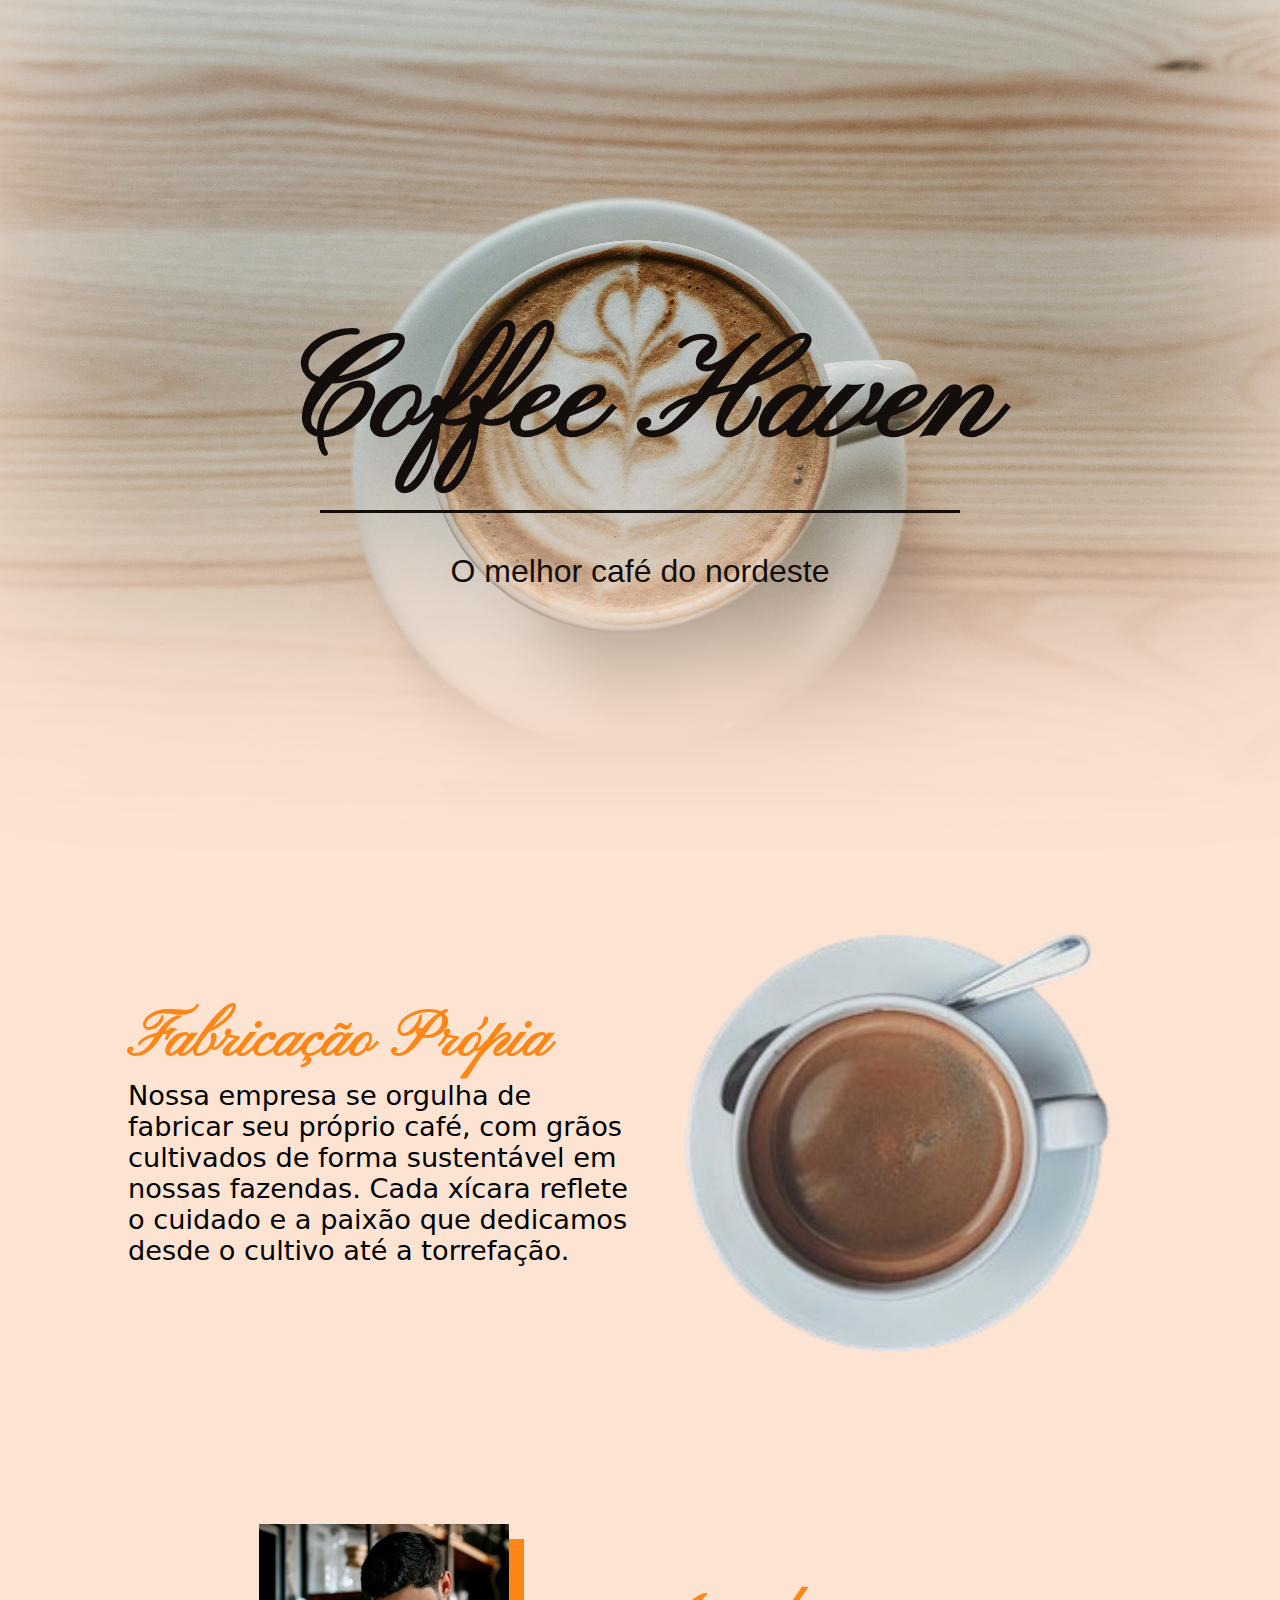
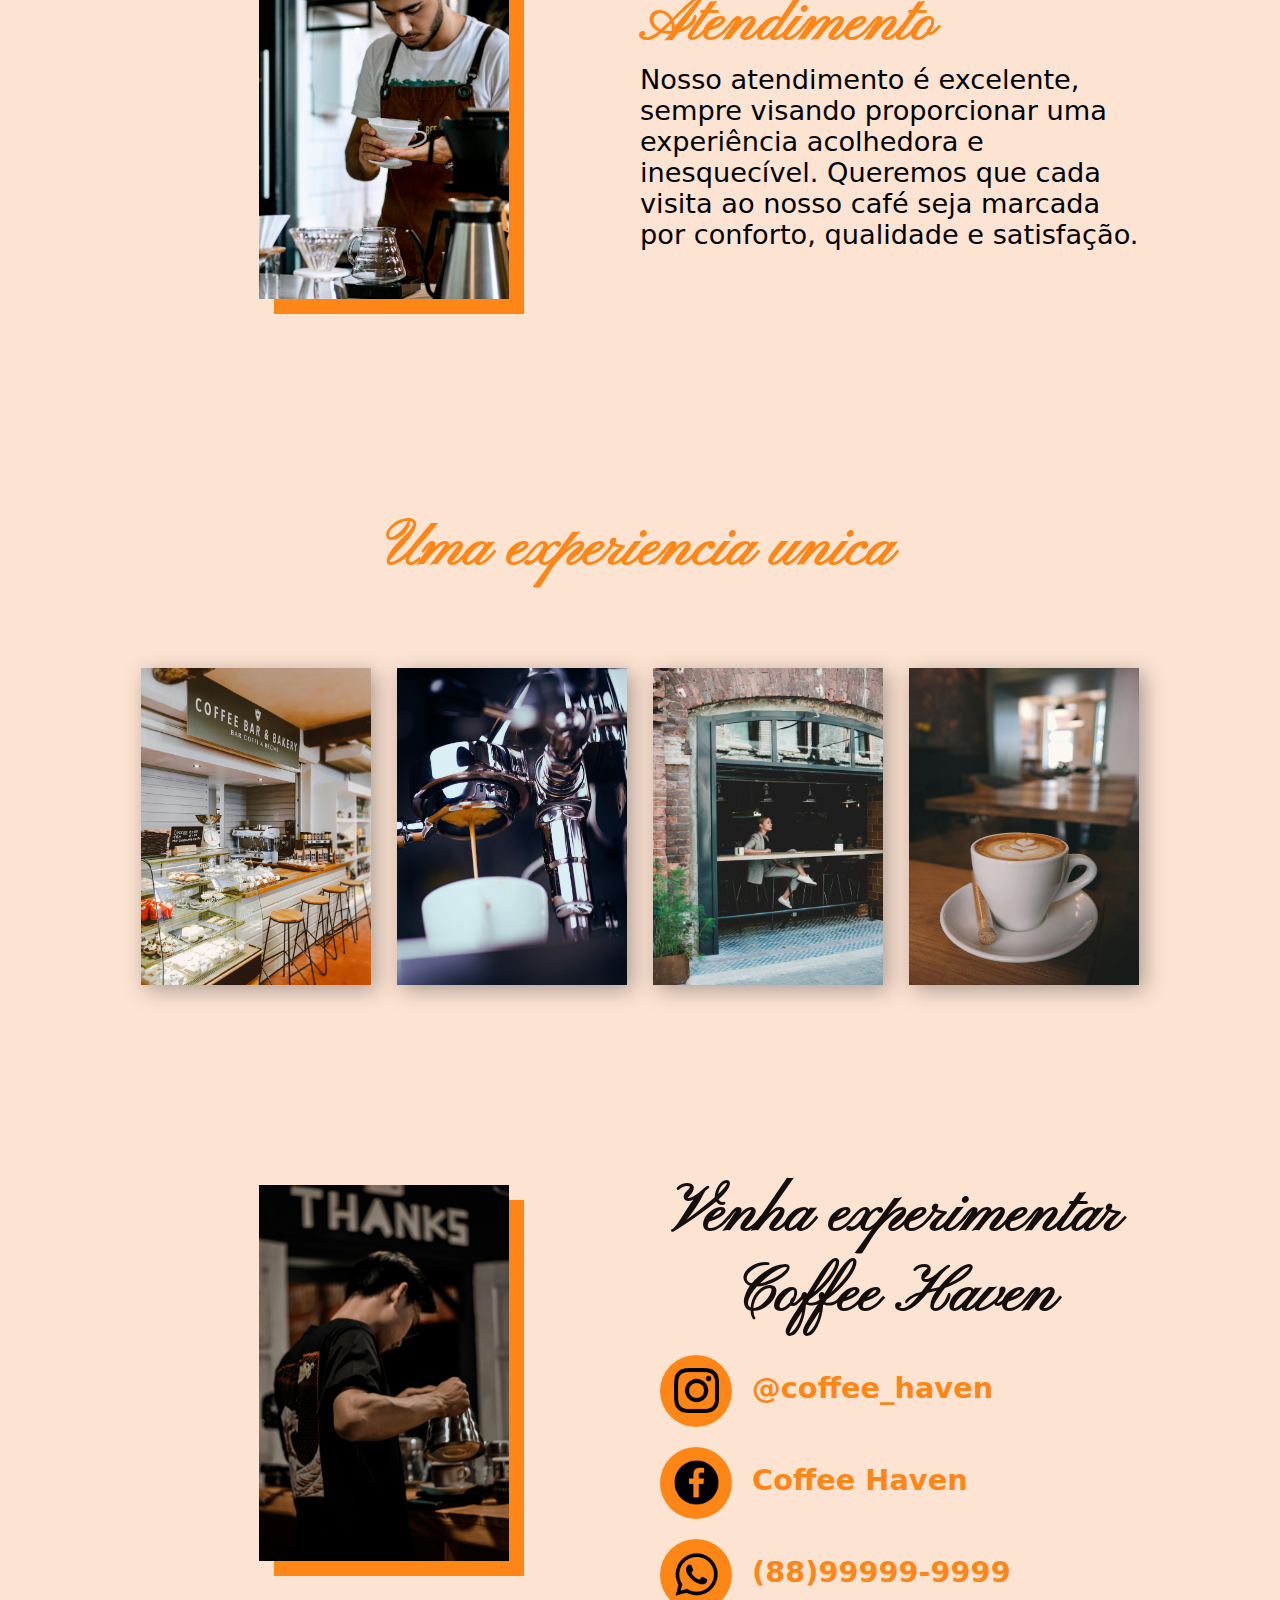
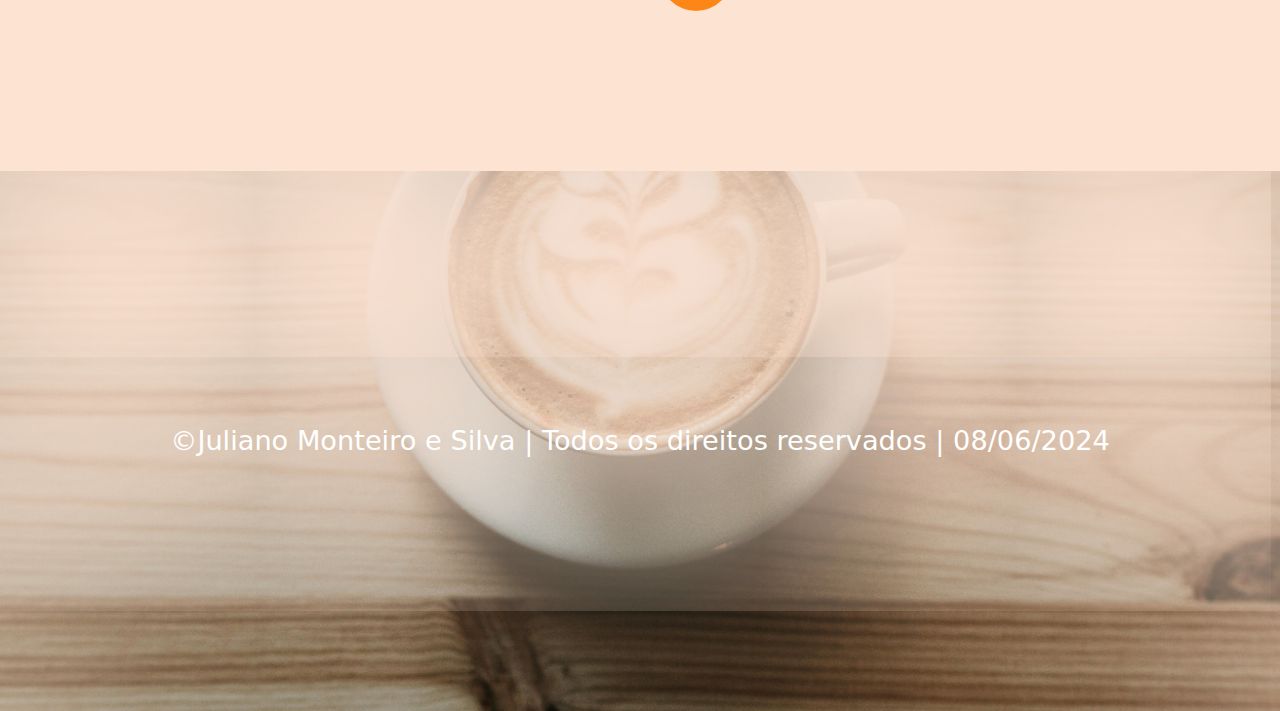
<file: Cafeteria/index.html>
<!DOCTYPE html>
<html lang="pt-br">
<head>
    <meta charset="UTF-8">
    <meta name="viewport" content="width=device-width, initial-scale=1.0">
    <title>Coffee Haven</title>
    <link rel="stylesheet" href="style.css">
    <link rel="preconnect" href="https://fonts.googleapis.com">
    <link rel="preconnect" href="https://fonts.gstatic.com" crossorigin>
    <link href="https://fonts.googleapis.com/css2?family=Pinyon+Script&display=swap" rel="stylesheet">
</head>
<body>
    <header>
        <h1>Coffee Haven</h1>
        <hr />
        <p id="subtitulo">O melhor café do nordeste</p>
    </header>
    <main>
        <div class="producao">
            <div class="div_img">
                <img src="img/pexels-photo-2555644-removebg-preview.png" id="img1" alt="">
            </div>
            <div class="texto">
                <h2>Fabricação Própia</h2>
                <p>Nossa empresa se orgulha de fabricar seu próprio café, com grãos cultivados de forma sustentável em nossas fazendas. Cada xícara reflete o cuidado e a paixão que dedicamos desde o cultivo até a torrefação.</p>
            </div> 
        </div>
        <div class="atendimento">
            <div class="div_img">
                <img src="img/atendimento.jpg" id="img2" alt="">
            </div>
            <div class="texto">
                <h2>Atendimento</h2>
                <p>Nosso atendimento é excelente, sempre visando proporcionar uma experiência acolhedora e inesquecível. Queremos que cada visita ao nosso café seja marcada por conforto, qualidade e satisfação.</p>
            </div>
            
        </div>
        <div class="grupo_img">
            <h2>Uma experiencia unica</h2>
            <div><img src="img/foto (5).jpg" alt=""></div>
            <div><img src="img/foto (1).jpg" alt=""></div>
            <div><img src="img/foto (2).jpg" alt=""></div>
            <div><img src="img/foto (4).jpg" alt=""></div>
        </div>
        <div class="contato">
            <div class="div_img">
                <img src="img/ultima_img.jpg" id="img3" alt="">
            </div>
            <div class="texto_contato">
                <h2>Venha experimentar<br>
                    Coffee Haven</h2>
                <ul>
                    <li><div class="mini"><img src="img/instagram (1).png" class="icons" alt=""></div><p>@coffee_haven</p></li>
                    <li><div class="mini"><img src="img/facebook.png" class="icons" alt=""></div><p>Coffee Haven</p></li>
                    <li><div class="mini"><img src="img/whatsapp (1).png" class="icons" alt=""></div><p>(88)99999-9999</p></li>
                </ul>
            </div>
        </div>
        <div class="mapa">

        </div>
    </main>
    <footer>
        <p>©Juliano Monteiro e Silva | Todos os direitos reservados | 08/06/2024</p>
    </footer>
</body>
</html>
</file>
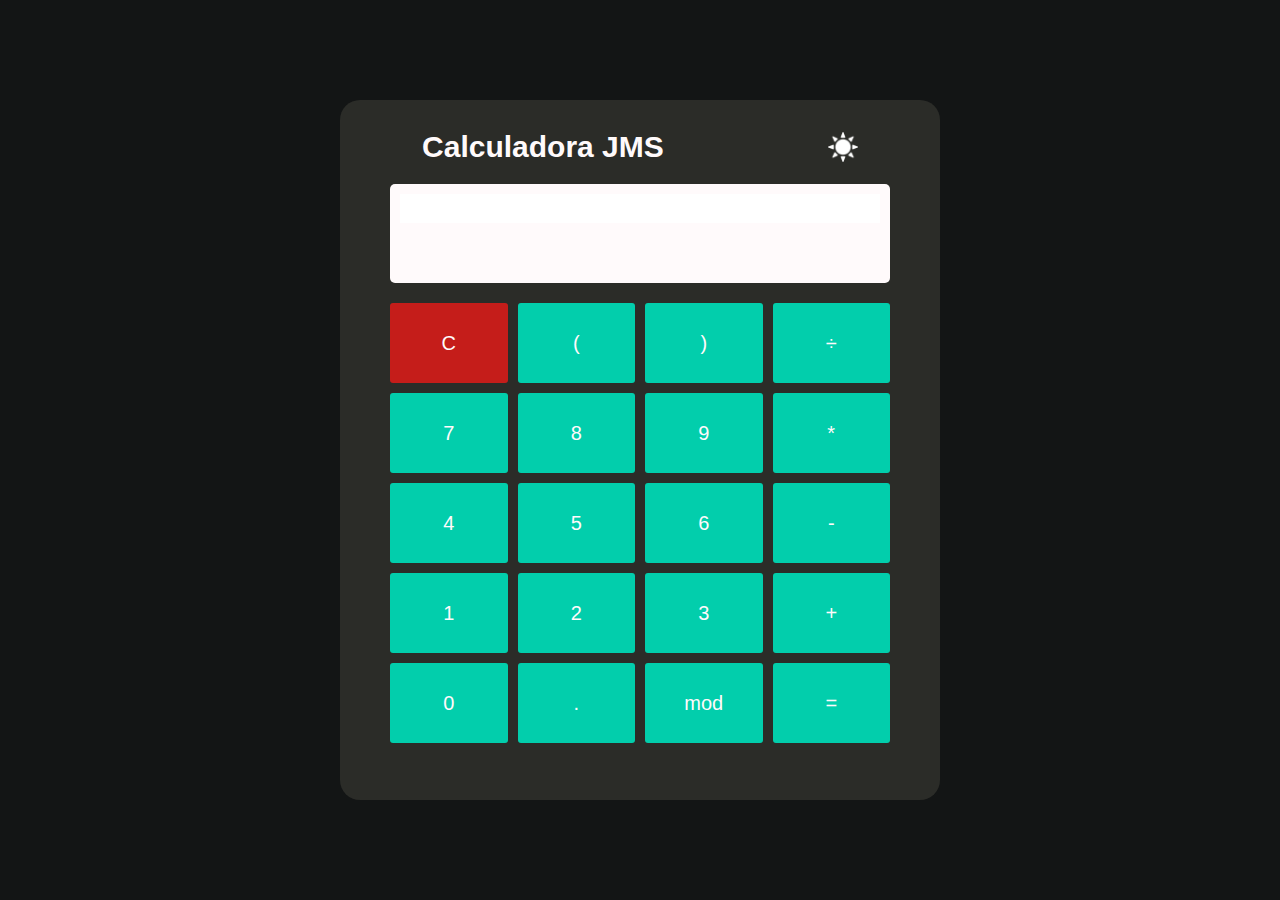
<file: Calculadora/index.html>
<!DOCTYPE html>
<html lang="pt-br">
<head>
    <meta charset="UTF-8">
    <meta name="viewport" content="width=device-width, initial-scale=1.0">
    <title>Calculadora</title>
    <link rel="stylesheet" href="index.css">
    <script src="index.js" type="module" defer></script>
</head>
<body>
    <div class="container" >
        <div class="calculadora" data-theme="dark">
            <header>
                <h1>Calculadora JMS</h1>
                <div class="tema" id="dark"></div>
            </header>
            <div class="painel_btns">
                <div class="painel">
                    <div class="entradas">
                        <input type="text" id="input_entrada">
                    </div>
                    <div class="saida">

                    </div>
                </div>
                <div class="buttons">
                    <button id="clear">C</button>
                    <button class="charKey" data-value="(">(</button>
                    <button class="charKey" data-value=")">)</button>
                    <button class="charKey" data-value=" / ">÷</button>
                    <button class="charKey" data-value="7">7</button>
                    <button class="charKey" data-value="8">8</button>
                    <button class="charKey" data-value="9">9</button>
                    <button class="charKey" data-value=" * ">*</button>
                    <button class="charKey" data-value="4">4</button>
                    <button class="charKey" data-value="5">5</button>
                    <button class="charKey" data-value="6">6</button>
                    <button class="charKey" data-value=" - ">-</button>
                    <button class="charKey" data-value="1">1</button>
                    <button class="charKey" data-value="2">2</button>
                    <button class="charKey" data-value="3">3</button>
                    <button class="charKey" data-value=" + ">+</button>
                    <button class="charKey" data-value="0">0</button>
                    <button class="charKey" data-value=".">.</button>
                    <button class="charKey" data-value=" % ">mod</button>
                    <button class="equal">=</button>
                </div>
            </div>
        </div>
    </div>
</body>
</html>
</file>
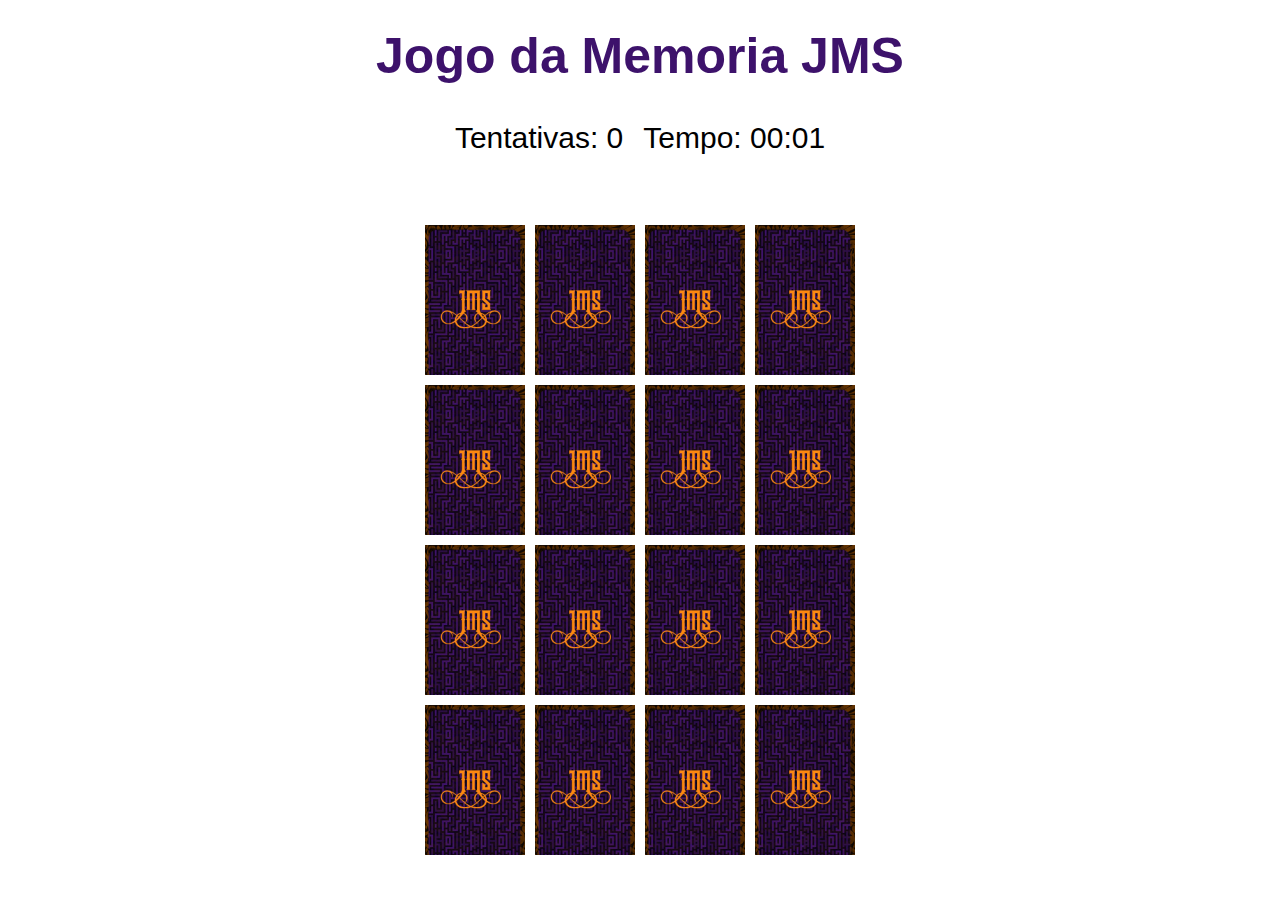
<file: Jogo da Memoria/index.html>
<!DOCTYPE html>
<html lang="en">
<head>
    <meta charset="UTF-8">
    <meta name="viewport" content="width=device-width, initial-scale=1.0">
    <title>Document</title>
    <link rel="stylesheet" href="./CSS/style.css">
    
</head>
<body>
    <div class="popup">
        <h2>Fim de jogo</h2>
        <div class="dados_popup">
            <p>Tentativas: </p>
            <p>Tempo: </p>
        </div>
        <button class="btn_restart">Reiniciar</button>
    </div>
    <header>
        <div class="title"><h1>Jogo da Memoria JMS</h1></div>
        <div class="dados">
            <p>Tentativas: 0</p>
            <p>Tempo: <span>00:00</span></p>
        </div>
    </header>
    <main>
        <div class="subContainer">
        </div>
    </main>
    <script src="index.js"></script>
</body>
</html>
</file>
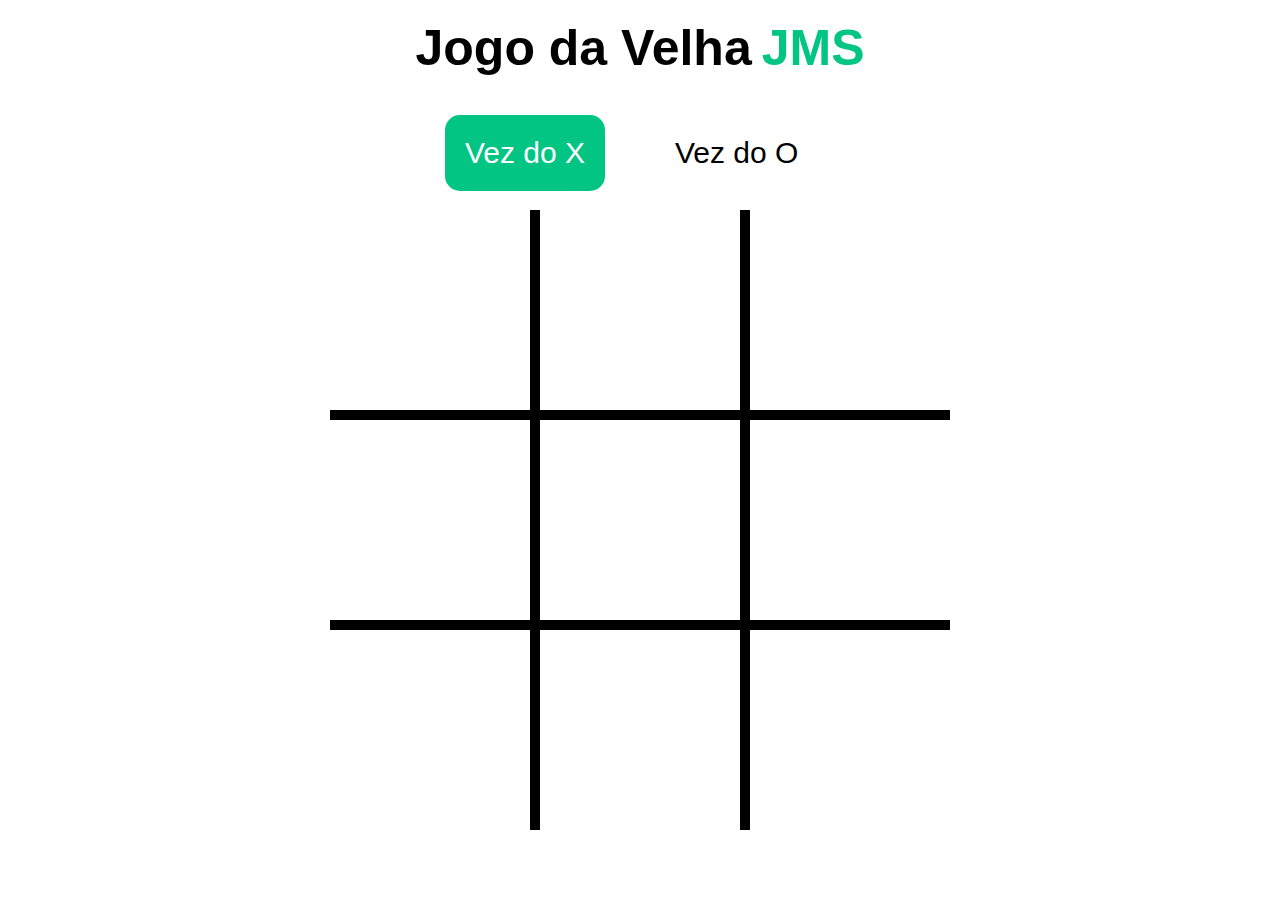
<file: Jogo_Da_Velha/index.html>
<!DOCTYPE html>
<html lang="en">
<head>
    <meta charset="UTF-8">
    <meta name="viewport" content="width=device-width, initial-scale=1.0">
    <title>Jogo da Velha</title>
    <link rel="stylesheet" href="style.css">
</head>
<body>
    <div class="container">
        <header>
            <h1>Jogo da Velha<span> JMS</span></h1>
            <div id="payer1" class="players"><p class="payervez">Vez do X</p></div>
            <div id="payer2" class="players"><p class="">Vez do O</p></div>
        </header>
        <main>
            <div class="subcontainer">
                <img src="imgs/-.png" alt="" class="bloco">
                <img src="imgs/-.png" alt="" class="bloco">
                <img src="imgs/-.png" alt="" class="bloco">
                <img src="imgs/-.png" alt="" class="bloco">
                <img src="imgs/-.png" alt="" class="bloco">
                <img src="imgs/-.png" alt="" class="bloco">
                <img src="imgs/-.png" alt="" class="bloco">
                <img src="imgs/-.png" alt="" class="bloco">
                <img src="imgs/-.png" alt="" class="bloco">
            </div>
        </main>
        <section class="popup">
            <div class="header_popup">
                <h2>Vitoria!!!</h2>
                <h3>Jogador X</h3>
            </div>
            <div class="button_popup">
                <button id="btn_reinicio">Recomeçar</button>
            </div>
        </section>
    </div>
</body>
<script src="index.js"></script>
</html>
</file>
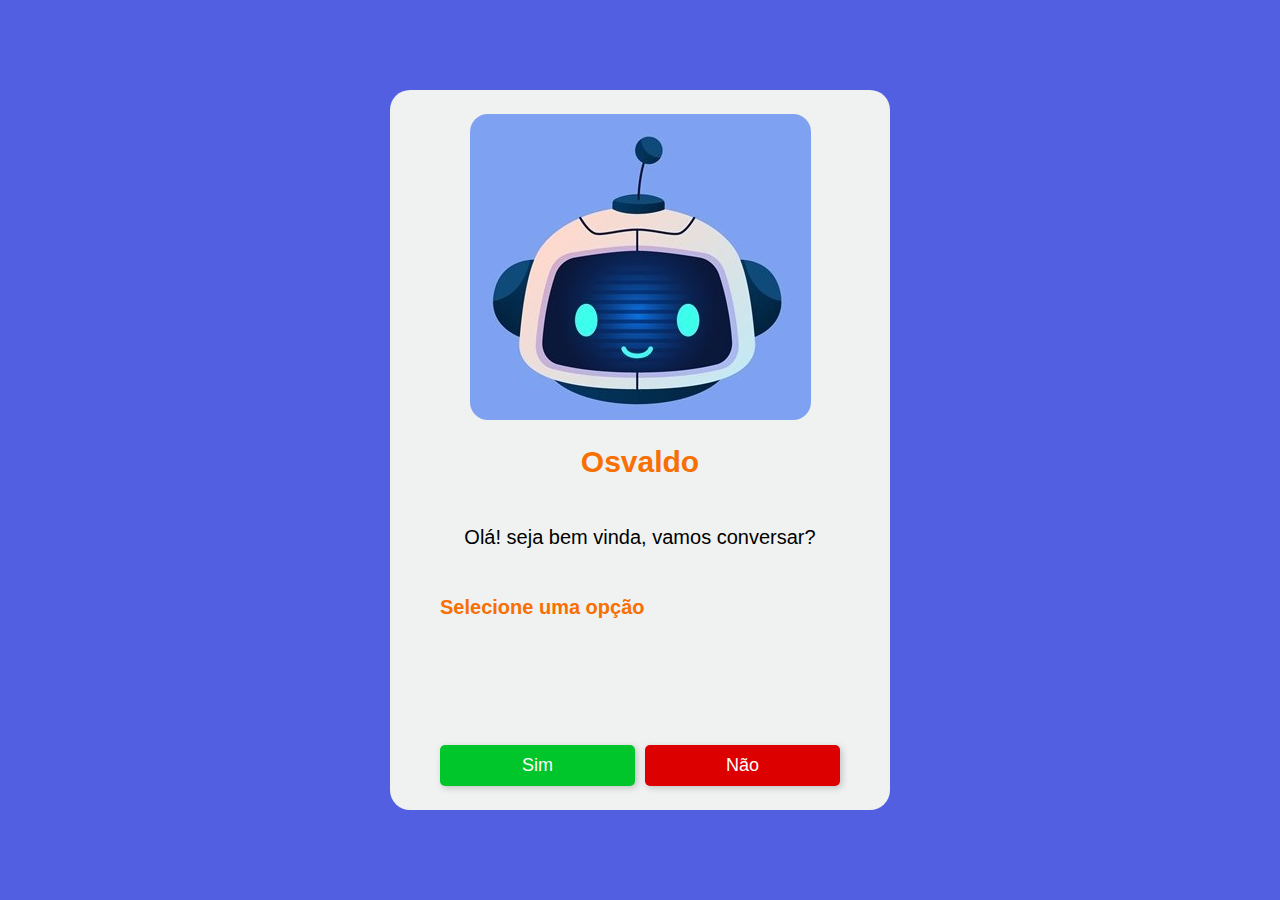
<file: Osvaldo/index.html>
<!DOCTYPE html>
<html lang="pt-br">
<head>
    <meta charset="UTF-8">
    <meta name="viewport" content="width=device-width, initial-scale=1.0">
    <title>JMS</title>
    <link rel="stylesheet" href="style.css">
</head>
<body>
    <div class="container">
        <div class="div_img">
            <img src="imagens/img (3).jpg" alt="Robô" class="img_boot">
            <h2>Osvaldo</h2>
        </div>
        <p class="Texto">Olá! seja bem vinda, vamos conversar?</p>
        <div class="conteudo">
            <p class="selecione">Selecione uma opção</p>
            <div class="div_input">
                <input type="number" id="selected" placeholder="1">
                <button id="btn_enviar">Enviar</button>
            </div>
            <div class="btns">
                <button value="true" class="btn" id="btn1">Sim</button>
                <button value="false" class="btn" id="btn2">Não</button>
            </div>
        </div>
    </div>
</body>
<script src="index.js"></script>
</html>
</file>
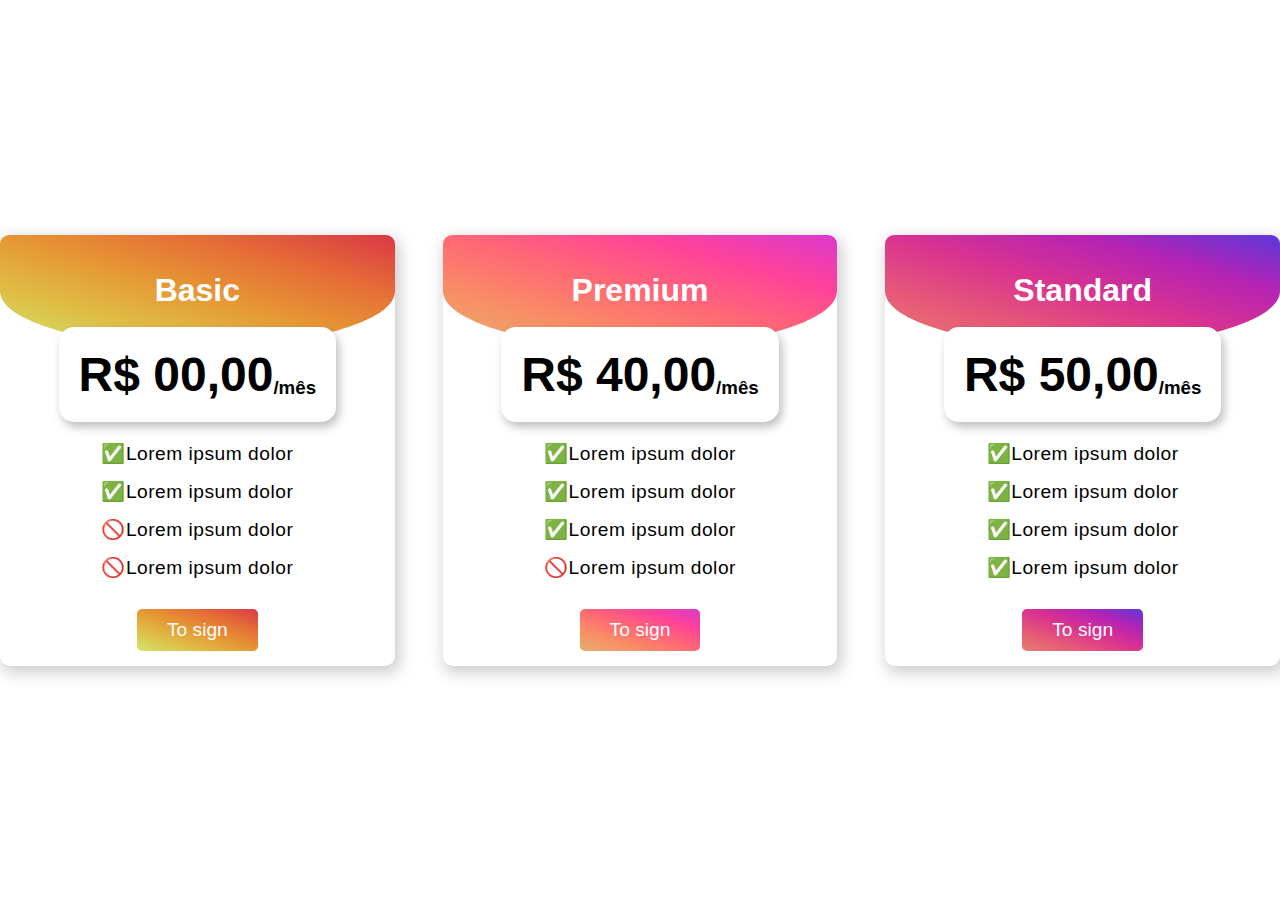
<file: Premium Vector/index.html>
<!DOCTYPE html>
<html lang="pt-br">
<head>
    <meta charset="UTF-8">
    <meta name="viewport" content="width=device-width, initial-scale=1.0">
    <title>Premium Vector</title>
    <link rel="stylesheet" href="style.css">
</head>
<body>
    <div class="container">
        <div class="card CARD1">
            <div class="header-card">
                <div class="title"><h1>Basic</h1></div>
            <div class="price"><h2>R$ 00,00</h2><section><h3>/mês</h3></section></div>
            </div>
            <div class="box-list">
                <ul>
                    <li>✅Lorem ipsum dolor</li>
                    <li>✅Lorem ipsum dolor</li>
                    <li>🚫Lorem ipsum dolor</li>
                    <li>🚫Lorem ipsum dolor</li>
                </ul>
            </div>
            <div class="div-button"><button value="To sign">To sign</button></div>
        </div>
        <div class="card CARD2">
            <div class="title"><h1>Premium</h1></div>
            <div class="price"><h2>R$ 40,00</h2><section><h3>/mês</h3></section></div>
            <div class="box-list">
                <ul>
                    <li>✅Lorem ipsum dolor</li>
                    <li>✅Lorem ipsum dolor</li>
                    <li>✅Lorem ipsum dolor</li>
                    <li>🚫Lorem ipsum dolor</li>
                </ul>
            </div>
            <div class="div-button"><button value="To sign">To sign</button></div>
        </div>
        <div class="card CARD3">
            <div class="title"><h1>Standard</h1></div>
            <div class="price"><h2>R$ 50,00</h2><section><h3>/mês</h3></section></div>
            <div class="box-list">
                <ul>
                    <li>✅Lorem ipsum dolor</li>
                    <li>✅Lorem ipsum dolor</li>
                    <li>✅Lorem ipsum dolor</li>
                    <li>✅Lorem ipsum dolor</li>
                </ul>
            </div>
            <div class="div-button"><button>To sign</button></div>
        </div>
    </div>
</body>
</html>
</file>
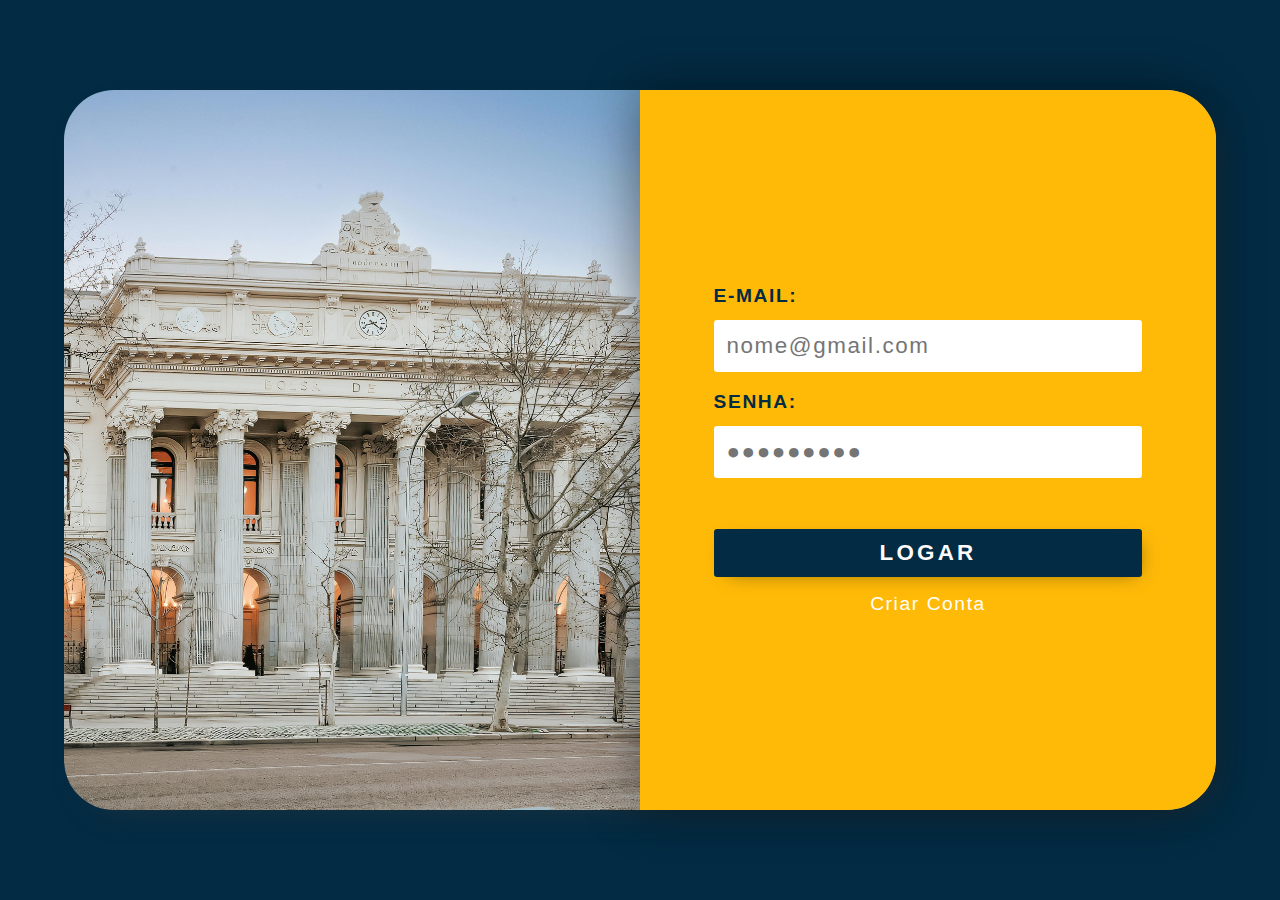
<file: Sistema Bancario JS/index.html>
<!DOCTYPE html>
<html lang="pt-br">
<head>
    <meta charset="UTF-8">
    <meta name="viewport" content="width=device-width, initial-scale=1.0">
    <title>Banco JMS</title>
    <link rel="stylesheet" href="style.css">
    <link rel="stylesheet" href="responsividade.css">
</head>
<body>
    <div class="popup" id="open">
        <div class="blocoClosePopup">
            <img src="imgs/simbolo-x.png" alt="">
        </div>
        <div class="blocoPopup">
            <label for="codigoPopup" class="labelPopup">Codigo da COnta</label>
            <div class="subBlocoCampoPopup">
                <input type="text" id="codigoPopup" disabled class="inputsPopup" value="x">
            </div>
        </div>
        <div class="blocoPopup">
            <label for="nomePopup" class="labelPopup">Nome</label>
            <div class="subBlocoCampoPopup">
                <input type="text" id="nomePopup" class="inputsPopup" disabled value="Juliano">
                <button type="button" class="btneditar"><img src="imgs/botao-editar.png" alt=""></button>
            </div>
        </div>
        <div class="blocoPopup">
            <label for="cpfPopup" class="labelPopup">CPF</label>
            <div class="subBlocoCampoPopup">
                <input type="text" id="cpfPopup" class="inputsPopup" disabled value="0909094823">
                <button type="button" class="btneditar"><img src="imgs/botao-editar.png" alt=""></button>
            </div>
        </div>
        <div class="blocoPopup">
            <label for="emailPopup" class="labelPopup">e-mail</label>
            <div class="subBlocoCampoPopup">
                <input type="text" id="emailPopup" class="inputsPopup" disabled value="nseialeatorio@gmail.com">
                <button type="button" class="btneditar"><img src="imgs/botao-editar.png" alt=""></button>
            </div>
        </div>
        <div class="blocoPopup">
            <label for="salarioPopup" class="labelPopup">Salario</label>
            <div class="subBlocoCampoPopup">
                <input type="text" id="salarioPopup" class="inputsPopup" disabled value="3000,00">
                <button type="button" class="btneditar"><img src="imgs/botao-editar.png" alt=""></button>
            </div>
        </div>
        <div class="blocoPopup">
            <label for="senhaPopup" class="labelPopup">Senha</label>
            <div class="subBlocoCampoPopup">
                <input type="text" id="senhaPopup" class="inputsPopup" disabled value="2323">
                <button type="button" class="btneditar"><img src="imgs/botao-editar.png" alt=""></button>
            </div>
        </div>
        <button type="button" class="SalvarAlteracoes">Salvar</button>
    </div>
    <div class="containerConta" id="open">
        
        <div class="headerConta" id="">
            <div class="logo">
                JMS Banco
            </div>
            <div class="outros" id="">
                <div class="valorConta" id="open">
                    R$ <p>00,00</p> 
                </div>
                <div class="olho">
                    <img src="imgs/invisivel.png" alt="">
                </div>
                <div class="nomeConta">
                    <p>Nome Pessoal</p>
                </div>
                <div class="perfil">
                    <img src="imgs/conta.png" alt="">
                </div>
                <div>
                    <button type="button" class="logout">Sair</button>
                </div>
            </div>
        </div>
        <div class="bodyContaContainer"> <!--bodyContaContainer-->
            <div class=" bodyConta" id=""> <!--bodyConta-->
                <div class="bloco pix"><img src="imgs/pix.png" alt=""><p class="nomesIcons">Realizar Pix</p></div>
                <div class="bloco transferir"><img src="imgs/transferir.png" alt=""><p class="nomesIcons">Transferir</p></div>
                <div class="bloco boleto"><img src="imgs/boleto.png" alt=""><p class="nomesIcons">Pagar Boleto</p></div>
                <div class="bloco depositar"><img src="imgs/deposito.png" alt=""><p class="nomesIcons">Depositar</p></div>
                <div class="bloco sacar"><img src="imgs/sacar.png" alt=""><p class="nomesIcons">Sacar</p></div>
                <div class="bloco cartao"><img src="imgs/Cartao.png" alt=""><p class="nomesIcons">Cartões</p></div>
            </div>
            <div  class="depositarConta" id="open">
                <p class="titulo">Depositar dinheiro na sua conta</p>
                <div class="campoDinheiro">
                    R$ <input type="text" class="input_numeber inputCampoDinheiro"  placeholder="00.00" id="valorDepositar">
                </div>
                <button type="button" class="buttonStyle btnDepositar">Depositar</button>
                <button type="button" class="btnClosePage" id="closeDepositar">Voltar</button>
            </div>
            <div  class="sacarConta" id="open">
                <p class="titulo">Sacar dinheiro na sua conta</p>
                <div class="campoDinheiro">
                    R$ <input type="text" class="input_numeber inputCampoDinheiro"  placeholder="00.00" id="valorSacar">
                </div>
                <button type="button" class="buttonStyle btnSacar">Sacar</button>
                <button type="button" class="btnClosePage" id="closeSacar">Voltar</button>
            </div>
            <div  class="transferirConta" id="open">
                <p class="titulo">Transferir dinheiro</p>
                <div class="campoDadosTransferido">
                    <label for="codigo">Codigo da Conta</label>
                    <input type="number" class="input_numeber" oninput="this.value = this.value.replace(/[^0-9.]/g, '').replace(/(\..*?)\..*/g, '$1');"  placeholder="000342452" id="codigoContaPesquisado">
                </div>
                <div class="campoDinheiro">
                    R$ <input type="text" class="input_numeber inputCampoDinheiro"  placeholder="00.00" id="valorTransfer">
                </div>
                <button type="button" class="buttonStyle btnTransfer">Transferir</button>
                <button type="button" class="btnClosePage" id="closeTransferir">Voltar</button>
            </div>
            <div  class="pixPage" id="open">
                <button type="button" class="buttonStyle pixPagar">Pagar com pix</button>
                <button type="button" class="buttonStyle pixReceber">Receber com pix</button>
                <div class="subBlocoOpcPix">
                    <div class="criarChave linkPix"><img src="imgs/chave.png" alt="">Criar chave</div>
                    <div class="minhasChaves linkPix"><img src="imgs/gerenciamento-de-chaves.png" alt="">Minhas chaves</div>
                </div>
                <button type="button" class="btnClosePage" id="closePix">Voltar</button>
            </div>
            <div  class="pixPageCriarChave" id="open">
                <p class="titulo">Selecione o tipo de chave que deseja cadastrar</p>
                <div class="opcTypeKey">
                        <div class="subOpcTypeKey">
                            <input type="radio" name="tipoChave" id="cpfChave" class="dadosInput2" value="cpf" >
                            <label for="cpfChave">CPF</label>
                        </div>
                        <div class="subOpcTypeKey">
                            <input type="radio" name="tipoChave" id="emailChave" class="dadosInput2" value="email">
                            <label for="emailChave">E-mail</label>
                        </div>
                        <div class="subOpcTypeKey">
                            <input type="radio" name="tipoChave" id="telChave" class="dadosInput2" value="tel">
                            <label for="telChave">Telefone</label>
                        </div>
                        <div class="subOpcTypeKey">
                            <input type="radio" name="tipoChave" id="randomChave" class="dadosInput2" value="random">
                            <label for="randomChave">Aleatória</label>
                        </div>
                </div>
                <input type="text" id="NovaChave" placeholder="Digite a chave aqui" class="dadosInput2">
                <button type="button" class="buttonStyle" id="cadastrarPix">Cadastrar</button>
                <button type="button" class="btnClosePage" id="closePixCriar">Voltar</button>
            </div>

            <div  class="pixPageChavesCadastradas" id="open">
            </div>

            <div class="PagarPix" id="open"> 
                <div class="tipoChaveInserida" id="">
                    <p class="titulo">Escolha um tipo de chave</p>
                    <button type="button" class="buttonStyle btnTypekeyInserted" value="cpf">CPF</button>
                    <button type="button" class="buttonStyle btnTypekeyInserted" value="tel">Telefone</button>
                    <button type="button" class="buttonStyle btnTypekeyInserted" value="email">E-mail</button>
                    <button type="button" class="buttonStyle btnTypekeyInserted" value="random">Aleatoria</button>
                    <button type="button" class="btnClosePage" id="closeTypeKeyInserted">Voltar</button>
                </div>
                <div class="inserirChave" id="open">
                    <p class="titulo">Insira a chave pix</p>
                    <input type="text" id="chavePesquisada">
                    <button type="button" class="buttonStyle continuarParaPix">Continuar</button>
                    <button type="button" class="btnClosePage" id="closeKeyInserted">Voltar</button>
                </div>
                <div  class="pagarPorPixFinal" id="open">
                    <p class="titulo">Insira o valor</p>
                    <div class="campoDinheiro">
                        R$ <input type="text" class="input_numeber inputCampoDinheiro"  placeholder="00.00" id="valorDoPix">
                    </div>
                    <p class="nomePessoaPix">Juliano Monteiro e Silva</p>
                    <button type="button" class="buttonStyle btnPagarPix">Pagar</button>
                    <button type="button" class="btnClosePage" id="closePagarPix">Voltar</button>
                </div>
            </div>

            <div class="receberPix" id="open"></div>
        </div>
        
</div>
<!-- parte do formulario login e cadastro-->
<div class="containerFormulario" id=""> 
    <div class="subContainerFormulario">
            <form action="" id="">
                <div class="form1 div_formulario">
                    <div class="sub_form">
                    <div class="bloco_form_campos">
                            <label for="email">E-mail:</label>
                            <input type="email" id="email" placeholder="nome@gmail.com">
                            <label for="senhaConfirmacao">Senha:</label>
                            <input type="password" id="senha" placeholder="●●●●●●●●●">
                            <button type="button" id="entrarSistema">logar</button>
                            <p id="ciarContaLink" class="link">Criar Conta</p>
                    </div>
                    </div>
                </div>
                <div class="form2 div_formulario" id="open">
                    <div class="sub_form">
                        <div class="bloco_form_campos" id="pag_cadastro">
                            <label for="nome">Nome:</label>
                            <input type="text" id="nome" class="dadosInput" placeholder="Nome">
                            <label for="cpf">CPF:</label>
                            <input type="text" id="cpf" class="dadosInput" placeholder="000.000.000-00">
                            <label for="emailCriado">E-mail:</label>
                            <input type="email" id="emailCriado" class="dadosInput" placeholder="nome@gmail.com">
                            <label for="data">Data de Nascimento:</label>
                            <input type="date" id="data" class="dadosInput">
                            <label for="salario">Salario:</label>
                            <input type="text" id="salario" class="dadosInput" placeholder="00,00">
                            <label for="senhaCriada">Senha:</label>
                            <input type="password" id="senhaCriada" class="dadosInput" placeholder="●●●●●●●●●">
                            <label for="outraSenha">Confirme Sua Senha:</label>
                            <input type="password" id="outraSenha" class="dadosInput" placeholder="●●●●●●●●●">
                            <button type="button" id="criarConta">Criar</button>
                            <p id="logar" class="link">Logar</p>
                        </div>
                    </div>
                </div>
                
            </form>
            <div class="img_form">
                <div id="img_form1">
        
                </div>
                <div id="img_form2">
                    
                </div>
            </div>
    </div>
</div>
     <script src="index.js"></script>
</body>
</html>
</file>
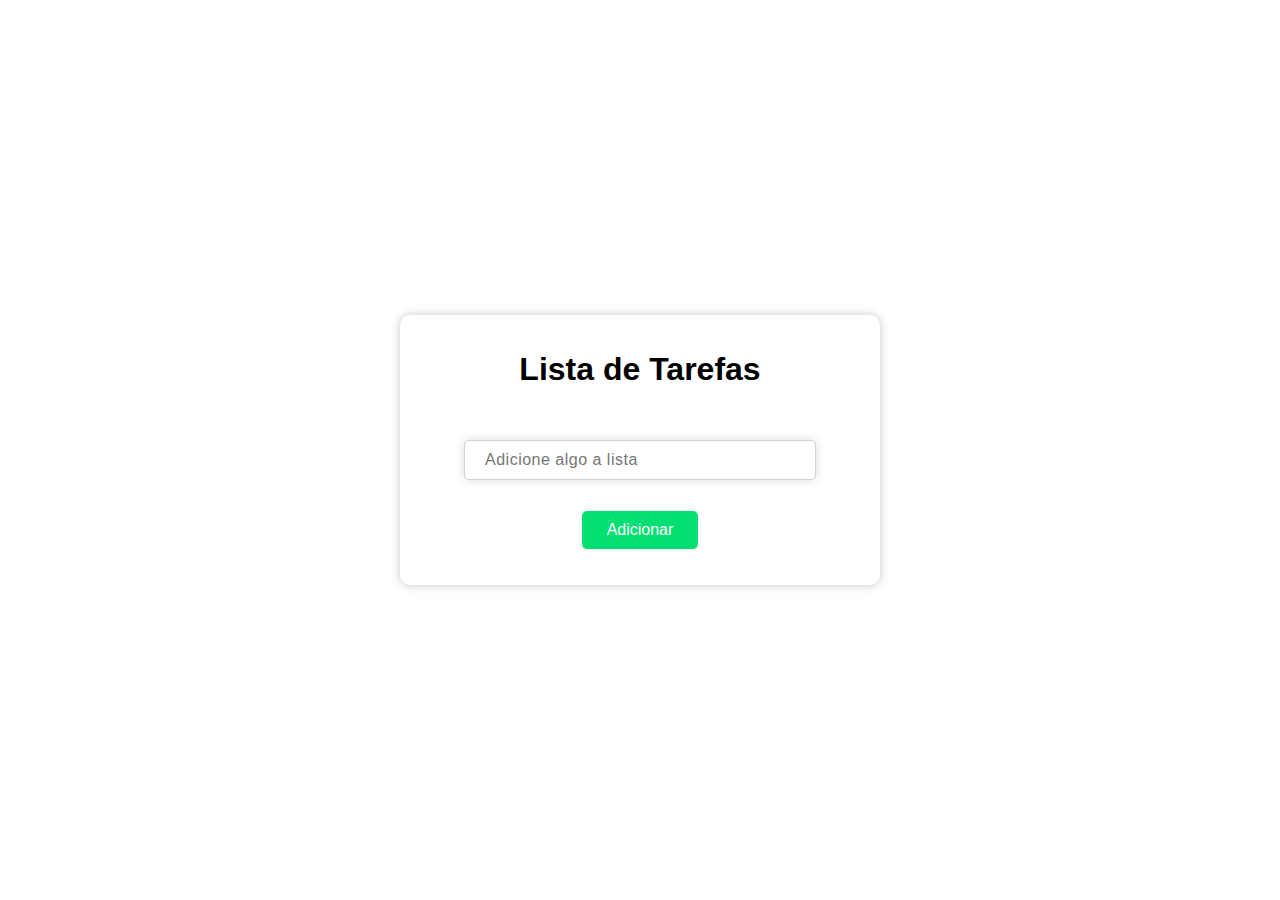
<file: Sistema de lista/index.html>
<!DOCTYPE html>
<html lang="pt-br">
<head>
    <meta charset="UTF-8">
    <meta name="viewport" content="width=device-width, initial-scale=1.0">
    <title>Lista de coisas</title>
    <link rel="stylesheet" href="style.css">

</head>
<body>

    <div class="container">
        <div class="bloco">
            <h1>Lista de Tarefas</h1>
            <input type="text" id="inputList" placeholder="Adicione algo a lista">
            <button id="btnAdd">Adicionar</button>

        </div>
        <div class="saida">
            <ul>

            </ul>
        </div>
    </div>
    <script src="script.js"></script>
</body>
</html>
</file>
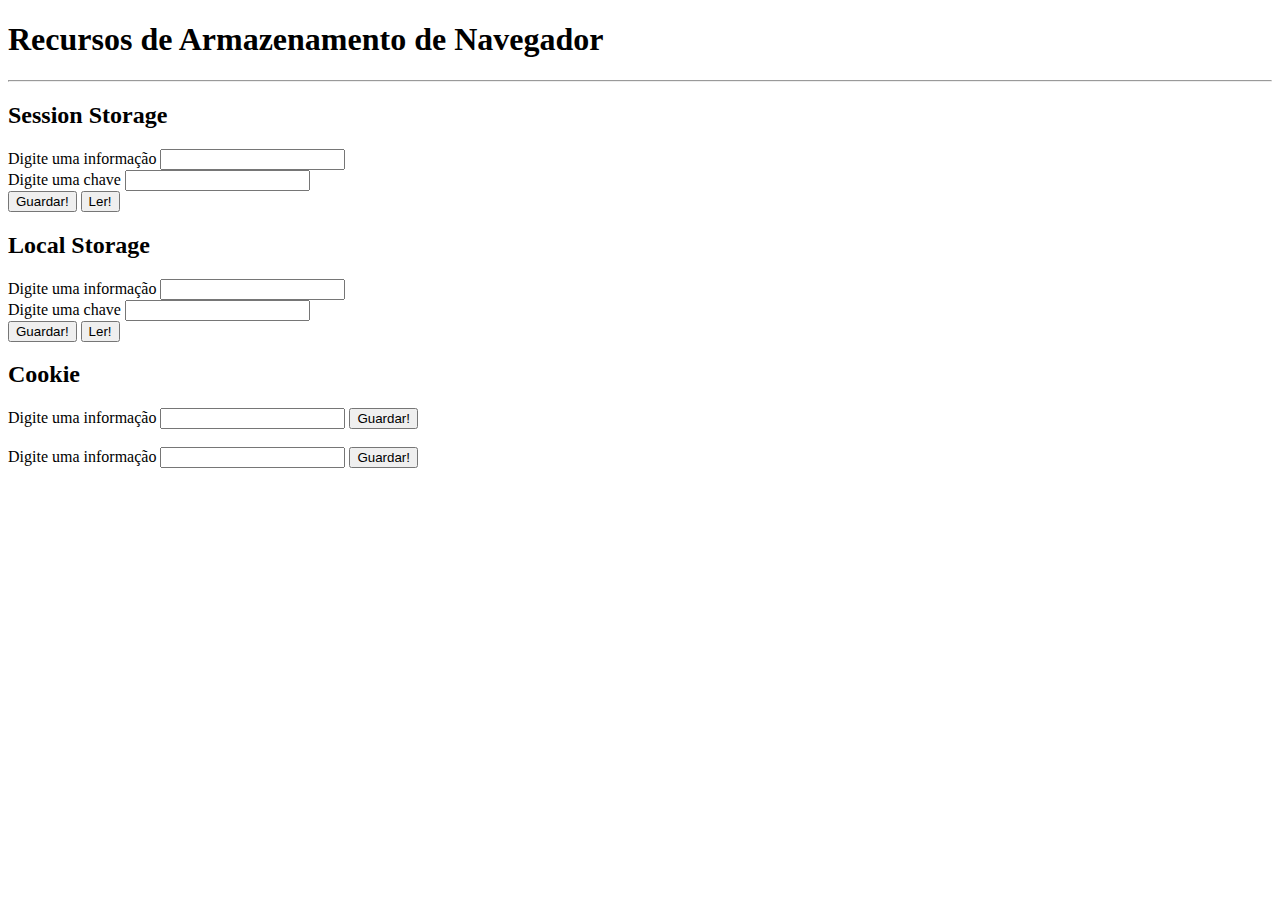
<file: Aprendizados Extras/teste de armazenamento/index.html>
<!DOCTYPE html>
<html lang="en">
<head>
    <meta charset="UTF-8">
    <meta name="viewport" content="width=device-width, initial-scale=1.0">
    <title>Document</title>
    <script src="index.js" defer></script>
</head>
<body>
    <h1>Recursos de Armazenamento de Navegador</h1>
    <hr>
    <h2>Session Storage</h2>
    <label for="session">Digite uma informação</label>
    <input type="text" id="session">
    <br>
    <label for="sessionKey">Digite uma chave</label>
    <input type="text" id="sessionKey">
    <br>
    <button id="sessionBtn">Guardar!</button>
    <button id="sessionBtnRevelar">Ler!</button>
    <br>
    <p class="resultadoSession"></p>


    <h2>Local Storage</h2>
    <label for="local">Digite uma informação</label>
    <input type="text" id="local">
    <br>
    <label for="localKey">Digite uma chave</label>
    <input type="text" id="localKey">
    <br>
    <button id="localBtn">Guardar!</button>
    <button id="localBtnRevelar">Ler!</button>
    <br>
    <p class="resultadolocal"></p>


    <h2>Cookie</h2>
    <label for="cookie">Digite uma informação</label>
    <input type="text" id="cookie">
    <button id="cookieBtn">Guardar!</button>
    <br><br>
    <label for="cookie2">Digite uma informação</label>
    <input type="text" id="cookie2">
    <button id="cookie2Btn">Guardar!</button>
</body>
</html>
</file>
<file: Cafeteria/style.css>
*{
    margin: 0;
    padding: 0;
    box-sizing: border-box;
}
body{
    background-color: #fde3d2;
    height: 100vh;
}
header{
    height: 100vh;
    background-image: url(img/pexels-juanpphotoandvideo-894696.jpg);
    background-repeat: no-repeat;
    background-position: center;
    background-size: cover;
    display: flex;
    justify-content: center;
    align-items: center;
    flex-direction: column;
    box-shadow: inset 0px -350px 450px #fde3d2;
}
footer{
    height: 60vh;
    background-image: url(img/pexels-juanpphotoandvideo-894696.jpg);
    background-repeat: no-repeat;
    background-position: bottom;
    background-size: cover;
    display: flex;
    justify-content: center;
    align-items: center;
    box-shadow: inset 0px 350px 500px #fde3d2;
}
footer>p{
    color: white;
}
#subtitulo{
    color: #130E0B;
}
hr{
    background-color: #130E0B;
    border: none;
    width: 50%;
    height: 3px;
    margin: 20px;
}
h1{
    font-family: "Pinyon Script", cursive;
    font-size: 9rem;
    color: #130E0B;
}
h2{
    font-family: "Pinyon Script", cursive;
    font-size: 4rem;
    color: #fd8617;
}
p{
    font-family: system-ui, -apple-system, BlinkMacSystemFont, 'Segoe UI', Roboto, Oxygen, Ubuntu, Cantarell, 'Open Sans', 'Helvetica Neue', sans-serif;
    
    font-size: 1.7rem;
}
header>p{
    color: white;
    margin-top: 20px;
    font-size: 2rem;
    font-family: Arial, Helvetica, sans-serif;
}
main{
    padding: 0% 10% 0% 10%;
}
div{
    margin-top: 50px;
    margin-bottom: 70px;
}
.producao{
    display: grid;
    grid-template-columns: 50% 50%;
    grid-template-rows: 1fr;
}
.atendimento{
    display: grid;
    grid-template-columns: 1fr 1fr;
    position: relative;
}

#img2,#img3{
    margin-top: -60px;
    height: auto;
    width: 250px;
    z-index: 1;
    box-shadow: 15px 15px 0px #fd8617;
}
.producao>.texto{
    grid-area: 1 / 1 / 1 / 2;
}
.div_img{

    display: flex;
    justify-content: center;
    align-items: center;
}
img{
    height: 300px;
}
#img1{
    margin-top: -100px;
    height: auto;
    width: 500px;
}
.grupo_img{
    margin-top: 140px;
    display: grid;
    grid-template-columns: 1fr 1fr 1fr 1fr;
    grid-template-rows: 20% 80%;
}
.grupo_img>h2{
    text-align: center;
    grid-area: 1 / 1 / 2 / -1;
}
.grupo_img>div{
    display: flex;
    justify-content: center;
    align-items: center;
}
.grupo_img>div>img{
   height: 100%;
   width:   90%;
   box-shadow: 5px 5px 20px rgba(63, 63, 63, 0.432);
}
.contato{
    display: grid;
    grid-template-columns: 1fr 1fr;
    grid-template-rows: 1fr;

}
.texto_contato>h2{
    text-align: center;
    color: #130E0B;
    font-size: 4rem;
}
.texto_contato>ul{
    list-style: none;
}
li{
    display: flex;
    flex-direction: row;
    align-items: center;
    margin: 20px;
    text-align: center;
}
li>p{
    font-family: system-ui, -apple-system, BlinkMacSystemFont, 'Segoe UI', Roboto, Oxygen, Ubuntu, Cantarell, 'Open Sans', 'Helvetica Neue', sans-serif;
    font-size: 1.8rem;
    font-weight: 600;
    text-align: center;
    height: 40px;
    width: auto;
    color: #fd8617;
}
.mini{
    width: 60px;
    height: 60px;
    background-color: #fd8617;
    margin: 0;
    padding: 36px;
    border-radius: 50%;
    display: flex;
    justify-content: center;
    align-items: center;
    margin-right: 20px;
}
.icons{
    width: 45px;
    height: auto;
}

@media(width<=1200px){
    h2{
        font-size: 3.5rem;
    }
    p{
        font-size: 1.5rem;
    }
    .texto_contato>h2{
        font-size: 3rem;
    }
    li>p{
        font-size: 1.6rem;
    }
    .mini{
        width: 50px;
        height: 50px;
        padding: 34px;
    }
    .icons{
        width: 35px;
    }
}
@media(width<=992px){
    h2{
        font-size: 3rem;
    }
    p{
        font-size: 1.2rem;
    }
    .texto_contato>h2{
        font-size: 2.6rem;
    }
    li>p{
        font-size: 1.5rem;
    }
    .mini{
        width: 40px;
        height: 40px;
        padding: 30px;
    }
    .icons{
        width: 30px;
    }   
}
@media (width<=870px){
    h1{
        font-size: 5rem;
    }
    header>p{
        font-size: 1.5rem;
    }
    .producao{
        grid-template-rows: 1fr 1fr;
    }
    .producao>.texto,.atendimento>.texto{
        grid-area:  1 / 1 / 2 / -1;
        margin: 0;
    }
    .producao>.div_img{
        grid-area: 2 / 1 / -1 / -1;
        margin: -20px 0px 100px 0px;
        width: 100%;
    }
    #img1{
        width: 70%;
    }
    .atendimento{
        grid-template-rows: 1fr 1fr;
    }
    .atendimento>.div_img{
        grid-area: 2 / 1 / -1 / -1;
        margin: 0px 0px 60px 0px;
    }
    .grupo_img{
        margin-top: 140px;
        display: grid;
        grid-template-columns: 1fr 1fr;
        grid-template-rows: 20% 40% 40%;
    }
    .grupo_img>h2{
        text-align: center;
        grid-area: 1 / 1 / 2 / -1;
        margin: 0px;
        padding: 0px;
        font-size: 3.5rem;
    }
    .grupo_img>div{
        margin: 0px 0px 80px 0px;
    }
    .grupo_img>div>img{
       height: 120%;
       width:   90%;
    }
    .texto_contato>h2{
        font-size: 2rem;
    }
    #img3{
        width: 180px;
    }
    li>p{
        font-size: 1.3rem;
    }
    .mini{
        width: 40px;
        height: 40px;
        padding: 25px;
    }
    .icons{
        width: 25px;
    }
    footer>p{
        color: #130E0B;
    }
}
@media(width<=576px){
    div{
        margin: 0;
    }
    h1{
        font-size: 4rem;
    }
    h2{
        font-size: 2.3rem;
    }
    p{
        font-size: 1.2rem;
    }
    header{
        height: 60vh;
        background-position: center;
        box-shadow: inset 0px -260px 400px #fde3d2;

    }
    header>p{
        font-size: 1.3rem;
    }
    .producao{
        grid-template-rows: 1fr 1fr;
    }
    .producao>.texto,.atendimento>.texto{
        grid-area:  1 / 1 / 2 / -1;
        margin: 0;
    }
    .producao>.div_img{
        grid-area: 2 / 1 / -1 / -1;
        margin: -20px 0px 100px 0px;
        width: 100%;
    }
    .producao>.div_img{
        grid-area: 2 / 1 / -1 / -1;
        margin: 60px 0px 130px 0px;
        width: 100%;
    }
    #img1{
        width: 70%;
    }
    #img2{
        width: 230px;
        margin-top:-40px;
    }
    .grupo_img>h2{
        font-size: 2.5rem;
    }
    .texto_contato{
        margin-top: 50px;
    }
    .texto_contato>h2{
        font-size: 1.2rem;
    }
    #img3{
        width: 130px;
        margin-right: 10px;
    }
    li>p{
        font-size: .8rem;
    }
    li:nth-child(3)>p{
        font-size: .7rem;
    }
    .mini{
        width: 35px;
        height: 35px;
        padding: 15px;
        margin-right: 2px;
    }
    .icons{
        width: 20px;

    }
    footer>p{
        font-size: .5rem;
    }
    footer{
        box-shadow: inset 0px 250px 200px #fde3d2;
        height: 40vh;
    }
}
</file>
<file: Calculadora/index.css>
*{
    margin: 0;
    padding: 0;
    box-sizing: border-box;
    outline: none;
    font-family: Arial, Helvetica, sans-serif;
}
@keyframes animation1 {
    0%{
        box-shadow: 0px 0px 30px -15px #02ceac60;
    }
    100%{
        box-shadow: 0px 0px 40px -15px #01fcd2ab;
    }
}
:root{
    font-size:62.5%;
    --dark-color: #131515;
    --dark-color-two: #2B2C28;
    --clear-color: #FFFAFB;
    --primary-color: #01fcd2;
    --primary-color-two: #339989;
    --primary-color-tres: #02ceac;
    --second-color: rgb(66, 66, 66);
}
body{
    background-color: #339989;
    width: 100%;
    height: 100%;
}
.container{
    background-color: var(--dark-color);
    width: 100%;
    height: 100vh;
    display: flex;
    justify-content: center;
    align-items: center;
}
.calculadora{
    background-color: var(--dark-color-two);
    width: 600px;
    height: 700px;
    padding: 3rem 0rem;
    display: flex;
    flex-direction: column;
    justify-content: start;
    align-items: center;
    gap: 20px;
    border-radius: 2rem;
    animation: animation1 2s infinite alternate;
}
header{
    width: 100%;
    color: var(--clear-color);
    display: flex;
    justify-content: space-around;
    align-items: center;
    font-size: 1.5rem;
}
.painel_btns{
    width: 100%;
    display: flex;
    flex-direction: column;
    justify-content: center;
    align-items: center;
    gap: 2rem;
}
.painel{
    width: 50rem;
    display: flex;
    justify-content: center;
    align-items: center;
    flex-direction: column;
    background-color: #FFFAFB;
    border-radius: 0.5rem;
    
}
.entradas{
    width: 50rem;
    display: flex;
    justify-content: center;
    align-items: center;
    padding: 1rem;
}
.entradas>input{
    width:100%;
    text-align: end;
    font-size: 2.5rem;
    border: none;
}
.saida{
    width: 50rem;
    height: 5rem;
    text-align: end;
    padding: 1rem;
    font-size: 2rem;
    color: var(--dark-color-two);
}
.error{
    color: #c51d1a;
    text-transform: uppercase;
    letter-spacing: 1px;
}
.buttons{
    width: 50rem;
    display: grid;
    grid-template-columns: 1fr 1fr 1fr 1fr;
    grid-template-rows: 1fr 1fr 1fr 1fr 1fr;
    gap: 1rem;
}
.buttons button{
    width: 100%;
    height: 8rem;
    font-size: 2rem;
    cursor: pointer;
    background-color: var(--primary-color-tres);
    border: none;
    border-radius: 0.3rem;
    text-align: center;
    color: var(--clear-color);
    transition: 0.08s all ease-in-out;
}
.buttons button:hover{
    background-color:var(--primary-color);
    
}
.buttons button:nth-child(1){
    background-color:#c51d1a;
    
}
.buttons button:nth-child(1):hover{
    background-color:#ff0400;
    
}
.tema{
    width: 30px;
    height: 30px;
    
    background-repeat: no-repeat;
    background-size: cover;
    cursor: pointer;
}
#dark{
    background-image: url(img/sol\ \(1\).png);
}
#light{
    background-image: url(img/lua-crescente.png);
}
</file>
<file: Jogo da Memoria/CSS/style.css>
*{
    margin: 0;
    padding: 0;
    box-sizing: border-box;
}
:root{
    font-size: 62.5%;
}
body{
    width: 100%;
    height: 100vh;
    font-family: Arial, Helvetica, sans-serif;
}
.container{
    width: 100%;
    height: 100%;
    display: flex;
    justify-content: center;
    align-items: center;
    flex-direction: column;
}
.popup{
    position: absolute;
    top: 50%;
    left: 50%;
    transform: translate(-50%,-50%);
    z-index: 1;
    background-color: #3D126B;
    padding: 20px;
    display: flex;
    flex-direction: column;
    gap: 1rem;
    border-radius: 10px;
    visibility: hidden;
    transition: 1s ease-in-out;
    box-shadow: 3px 3px 20px rgba(49, 49, 49, 0.74);
}
.popup>h2{
    font-size: 4rem;
    color: #FF7F03;
    text-align: center;
}
.dados_popup>p{
    color: white;
    font-size: 1.8rem;
    margin: 1rem;
    text-align: center;
}
.btn_restart{
    background-color: #FF7F03;
    padding: 10px 15px;
    border: 0;
    color: white;
    border-radius: 5px;
    cursor: pointer;
}
header{
    width: 100%;
    height: 20%;
    display: grid;
    gap: 1rem;
    grid-template-columns: 1fr 1fr;
    grid-template-rows: 1fr 1fr;
}
.title{
    grid-area: 1/1/2/-1;
    display: flex;
    justify-content: center;
    align-items: end;
}
.dados{
    grid-area: 2/1/-1/-1;
    display: flex;
    justify-content: center;
    align-items: center;
    gap: 2rem;
    font-size: 3rem;
}
h1{
    text-align: center;
    font-size: 5rem;
    color: #3D126B;
}


main{
    width: 100%;
    height: 80%;
    display: flex;
    justify-content: center;
    align-items: center;
}
.subContainer{
    width: auto;
    height: auto;
    display: grid;
    gap: 1rem;
    grid-template-columns: repeat(4,1fr);
    grid-template-rows: repeat(4,1fr);
}
/** Horizontal -> left **/


/* The flip card container - set the width and height to whatever you want*/
.card {
    background-color: transparent;
    width: 100px;
    height: 150px;
    perspective: 1000px; /* Remove this if you don't want the 3D effect */
    display: flex;
    justify-content: center;
    align-items: center;
    cursor: pointer;

}

.flip {
    transform: rotateY(-180deg);
}
/* This container is needed to position the front and back side */
.card-inner {
    position: relative;
    width: 100%;
    height: 100%;
    transition: transform 1s;
    transform-style: preserve-3d;
}
  
/* Position the front and back side */
 
.card-back,.card-front{
    position: absolute;
    width: 100%;
    height: 100%;
    background-size: cover;
    background-repeat: no-repeat;
}
.card-back{
    backface-visibility: hidden;
    background-image: url(../img/costa.jpg);
}
.card-front{
    transform: rotateY(-180deg);
}
/* It fits the image in the container */
img {
    width: 100%;
    height: 100%;
    border-radius: 5px;
    object-fit: cover;
}
.desailitado{
    filter: saturate(0);
    opacity: 0.6;
}
@media (width<700px) {
    h1{
        font-size: 3.5rem;
    }
    .dados{
        font-size: 2.3rem;
    }
    .card {
        width: 90px;
        height: 140px;
    }
}
@media (width<500px) {
    h1{
        font-size: 3rem;
    }
    .dados{
        font-size: 2rem;
    }
    .card {
        width: 70px;
        height: 110px;
    }
    .popup{
        width: 60%;
        height: auto;
        padding: 20px;
        display: flex;
        flex-direction: column;
        gap: 1rem;
        border-radius: 10px;
        visibility: hidden;
        transition: 1s ease-in-out;
    }
    .popup>h2{
        font-size: 2.2rem;
        color: #FF7F03;
    }
    .dados_popup>p{
        color: white;
        font-size: 1.5rem;
        margin: 1rem;
    }
    .btn_restart{
        background-color: #FF7F03;
        padding: 5px 10px;
        border: 0;
        font-size: 1.5rem;
        color: white;
    }
}
</file>
<file: Jogo_Da_Velha/style.css>
*{
    margin: 0;
    padding: 0;
    box-sizing: border-box;
}
:root{
    font-size: 62.5%;
}
body{
    height: 100%;
    width: 100%;
    font-family: Arial, Helvetica, sans-serif;

}

.container{
    width: 100%;
    height: 100%;
    display: grid;
    gap: 1rem;
    position: relative;
}
/* area de popup */
.popup{
    width: 50%;
    height: 50%;
    position: absolute;
    visibility: hidden;
    top: 50%;
    left: 50%;
    transform: translate(-50%,-50%);
    background-color: white;
    border-radius: 20px;
    box-shadow: 4px 4px 30px -5px rgba(88, 88, 88, 0.637);
    display: flex;
    justify-content: center;
    align-items: center;
    flex-direction: column;
    gap: 1rem;
}
.header_popup{
    flex: 3;
    display: flex;
    justify-content: center;
    align-items: center;
    flex-direction: column;
    height: 50%;
    width: 100%;
}
.header_popup h2{
    font-size: 4rem;
    color: rgb(1, 92, 62);
}
.header_popup h3{
    font-size: 5rem;
}
.button_popup{
    flex: 2;
    height: 50%;
    width: 100%;
    display: flex;
    justify-content: center;
    align-items: start;
}
.button_popup button{
    padding: 1rem 2rem;
    background-color: rgb(1, 92, 62);
    font-size: 2rem;
    color: white;
    border: none;
    border-radius: 5px;
    cursor: pointer;
    width: 40%;
    height: 30%;
}
.button_popup button:hover{
    background-color: rgb(2, 197, 132);
}
/* header comum */
header{
    width: 100%;
    height: 20rem;
    display: grid;
    grid-template-columns: 1fr 1fr;
    grid-template-rows: 1fr 1fr;
    gap: 10px;
}
.players p{
    font-size: 3rem;
    display: flex;
    justify-content: center;
    align-items: center;
    height: 80%;
}
#payer1{
    width: 100%;
    grid-area: 2/1/-1/2;
    display: flex;
    justify-content: end;
    align-items: center;
}
#payer2{
    width: 100%;
    grid-area: 2/2/-1/3;
    display: flex;
    justify-content: start;
    align-items: center;
}
.payervez{
    background-color: rgb(2, 197, 132);
    color: white;
    padding: 0px 20px;
    border-radius: 15px;
    transition: all .2s ease-in-out; 
}
p{
    font-size: 3rem;
    margin: 0px 30px;
}
h1{
    grid-area: 1/1/2/-1;
    width: 100%;
    font-size: 5rem;
    text-align: center;
    display: flex;
    justify-content: center;
    align-items: center;
}
span{
    color: rgb(2, 197, 132);
    margin-left: 1rem;
}

/* Area de main */
main{
    display: flex;
    justify-content: center;
    align-items: center;
}
.subcontainer{
    display: grid;
    grid-template-columns: repeat(3,1fr);
    grid-template-rows: repeat(3,1fr);
    background-color: black;
    gap: 1rem;
}

img{
    width: 20rem;
    height: 20rem;
    background-color: rgb(255, 255, 255);
    cursor: pointer;
    transition: .1s ease-in-out;
    padding: 4rem;
}
.bloco:hover{
    background-color: rgb(221, 221, 221);
}
@media (width<980px) {
    .popup{
        width: 70%;
        height: 30%;
        padding-top: 40px;
    }
    .header_popup{
        flex: 0;
    }
    .header_popup h2{
        font-size: 3rem;
    }
    .header_popup h3{
        font-size: 4rem;
    }
    .button_popup{
        flex: 3;
        justify-content: center;
        align-items: center;
    }
    .button_popup button{
        padding: 1rem 2rem 3rem 2rem;
        font-size: 1.7rem;
    }
    .players p{
        font-size: 2.3rem;
        height: 70%;
    }
    .payervez{
        border-radius: 10px;
    }
    h1{
        font-size: 4rem;
    }
    .subcontainer{
        gap: 0.8rem;
    }
    
    img{
        width: 15rem;
        height: 15rem;
    }
}
@media (width<700px) {
    .popup{
        width: 50%;
        height: 35%;
    }
    .header_popup{
        flex: 0;
    }
    .header_popup h2{
        font-size: 2.5rem;
    }
    .header_popup h3{
        font-size: 3.5rem;
    }
}
@media (width<560px) {
    .popup{
        width: 80%;
        height: 28%;
        padding-top: 20px;
    }
    .header_popup{
        flex: 0;
    }
    .header_popup h2{
        font-size: 2rem;
    }
    .header_popup h3{
        font-size: 3rem;
    }
    .button_popup{
        flex: 0;
    }
    .button_popup button{
        padding: 1rem 2rem 2.5rem 2rem;
        font-size: 1.4rem;
    }
    .players p{
        font-size: 1.8rem;
        height: 60%;
    }
    .payervez{
        border-radius: 6px;
    }
    h1{
        font-size: 3rem;
    }
    .subcontainer{
        gap: 0.5rem;
    }
    
    img{
        width: 10rem;
        height: 10rem;
        padding: 2.5rem;
    }
    .bloco:hover{
        background-color: rgb(255, 255, 255);
    }
}
</file>
<file: Osvaldo/style.css>
*{
    margin: 0;
    padding: 0;
    box-sizing: border-box;
}
:root{
    font-size: 62.5%;
}
body{
    width: 100%;
    height: 100vh;
    display: flex;
    justify-content: center;
    align-items: center;
    background-color: #525FE1;
    font-size: 2rem;
    font-family: Arial, Helvetica, sans-serif;
}
.container{
    background-color: #EFF2F1;   
    width: 50rem;
    height: 80%;
    display: flex;
    justify-content: space-around;
    align-items: center;
    flex-direction: column;
    border-radius: 20px;
}
.div_img{
    text-align: center;
}
.div_img h2{
    margin-top: 2rem;
}
img{
    border-radius: 18px;
}
.Texto{
    width: 80%;
    height: auto;
    display: flex;
    flex-direction: column;
    align-items: center;
    justify-content: center;
    text-align: justify;
    font-size: 2rem;
    color: black;
}
h2{
    color: #F86F03;
}
.selecione{  /* texto */
    color: #F86F03;
    font-weight: bold;
}
#selected{ /* slect */
    width: 100%;
    border: 1px solid black;
    padding: 15px;
    border-radius: 10px;
    font-size: 2rem;
}
.conteudo{
    width: 80%;
    display: flex;
    justify-content: center;
    flex-direction: column;
    align-items: start;
    gap: 10px;
}
.btns{
    width: 100%;
    display: flex;
    gap: 10px;
}
.btns .btn{
    width: 50%;
    padding: 10px 20px;
    border: none;
    color: white;
    font-size: 1.8rem;
    border-radius: 5px;
    cursor: pointer;
    box-shadow: 2px 2px 6px rgba(133, 133, 133, 0.432);
}

#btn2{
    background-color: rgb(221, 0, 0);
}
#btn2:hover{
    box-shadow: 0px 0px 40px -10px rgb(255, 0, 0);
}
#btn1{
    background-color: rgb(0, 197, 43);
}
#btn1:hover{
    box-shadow: 0px 0px 40px -10px rgb(0, 255, 55);
}
li{
    list-style: none;
}
.div_input{
    width: 100%;
    height: auto;
    display: flex;
    flex-direction: column;
    visibility: hidden;
    gap: 10px;
    justify-content: space-evenly;
}
#btn_enviar{
    width: 100%;
    padding: 10px 20px;
    border: none;
    color: white;
    font-size: 1.8rem;
    border-radius: 5px;
    cursor: pointer;
    background-color: rgb(3, 255, 3);
    box-shadow: 2px 2px 6px rgba(133, 133, 133, 0.432);
}
@media (width <523px) {
    .container{
        height: auto;
        width: 90%;
        padding: 20px 0px;
    }
    .img_boot{
        width: 200px;
    }
    .Texto{
        font-size: 1.6rem;
    }
}
</file>
<file: Premium Vector/style.css>
*{
    margin: 0;
    padding: 0;
    box-sizing: border-box;
}
body{
    font-family: Arial, Helvetica, sans-serif;
    background-color: rgb(255, 255, 255);
    height: 100vh;
}
.container{
    height: 100%;
    width: 100%;
    display: flex;
    gap: 3rem;
    justify-content: center;
    align-items: center;
    background-color: #ffffff;
}
.card{
    position: relative;
    flex-direction: column;
    justify-content: center;
    align-items: center;
    align-content: center;
    flex-grow: 0;
    flex-shrink: 1;
    flex-basis: 400px;
    text-align: center;
    border-radius: 10px;
    background-color: rgb(255, 255, 255);
    box-shadow: 3px 5px 15px 2px rgba(73, 73, 73, 0.274);
}
.CARD1 .title{
    background-image: linear-gradient(to right top, #d1e56f, #debf47, #e69634, #e56a37, #da3846);
}
.CARD2 .title{
    background-image: linear-gradient(to right top, #e5af6f, #f88f65, #ff6875, #ff429a, #da38cd);
}
.CARD3 .title{
    background-image: linear-gradient(to right top, #e57e6f, #e65977, #da3390, #b423b4, #5b38da);
}
.title{
    display: flex;
    justify-content: center;
    align-items: center;
    width: 100%;
    height: 7rem;
    background-color: rgb(41, 4, 175);
    border-radius: 9px 9px 50% 50%;
    color: white;
}
.price{
    z-index: 1;
    background-color: white;
    box-shadow: 3px 5px 10px rgba(70, 69, 69, 0.356);
    display: inline-block;
    padding: 20px;
    border-radius: 15px;
    margin-top: -20px;
    margin-bottom: 20px;
}
h2{
    float: left;
    font-size: 3rem;
    font-weight: bold;
}
section{
    height: 3.3rem;
    display: flex;
    align-items: flex-end;
    justify-content: center;
}
li{
    list-style: none;
    margin-bottom: 15px;
    font-size: 1.2rem;
    letter-spacing: .5px;
}
.CARD1>.div-button>button{
    background-image: linear-gradient(to right top, #d1e56f, #debf47, #e69634, #e56a37, #da3846);
}
.CARD2>.div-button>button{
    background-image: linear-gradient(to right top, #e5af6f, #f88f65, #ff6875, #ff429a, #da38cd);
}
.CARD3>.div-button>button{
    background-image: linear-gradient(to right top, #e57e6f, #e65977, #da3390, #b423b4, #5b38da);
}
button{
    margin-top: 15px;
    margin-bottom: 15px;
    padding: 10px 30px;
    border: none;
    border-radius: 5px;
    font-size: 15px;
    color: white;
    font-size: 1.2rem;
    cursor: pointer;
}

@media(width<=992px){
    .container{
        gap: 10px;
    }
    .card{
        flex-basis: 280px;
    }
    .title{
        height: 5rem;
    }
    .price{
        margin-bottom: 15px;
        padding: 18px;
    }
    h2{
       font-size: 2rem; 
    }
    section{
        height: 2.4rem;
    }
    h3{
        font-size: 1rem;
    }
    li{
        font-size: 1.1rem;
        margin-bottom: 10px;
    }
    button{
        margin-top: 12px;
        margin-bottom: 12px;
    }

}
@media(width<=768px){
    .container{
        flex-direction: column;
        height: auto;
        padding: 30px;
    }
    .card{
        min-width: 400px;
        flex: 1 1 0;
    }
    .title{
        height: 7rem;
    }
    .price{
        margin-bottom: 20px;
        padding: 20px;
    }
    h2{
       font-size: 2.3rem; 
    }
    section{
        height: 2.4rem;
    }
    h3{
        font-size: 1.1rem;
    }
    li{
        font-size: 1.2rem;
        margin-bottom: 15px;
    }
    button{
        margin-top: 15px;
        margin-bottom: 15px;
    }
}
@media(width<=576px){
    .card{
        min-width: 300px;
    }
}
</file>
<file: Sistema Bancario JS/style.css>
*{
    margin: 0;
    padding: 0;
    font-size:62,5%;
    box-sizing: border-box;
}
body{
    width: 100%;
    height: 100vh;
    font-family: Arial, Helvetica, sans-serif;
    display: flex;
    justify-content: center;
    align-items: center;
}


input{
    outline: none;
    margin-bottom: 10px;
    margin-top: 5px;
    width: 100%;
    color: rgb(37, 37, 37);
}
.titulo{
    text-transform: uppercase;
    font-weight: bold;
    letter-spacing: 2px;
    font-size: 18pt;
}
.buttonStyle{
    width: 80%;
    background-color: #136F63;
    color: white;
    text-transform: uppercase;
    letter-spacing: 2px;
    font-weight: bold;
    border: none;
    cursor: pointer;
    padding: 10px;
}
.buttonStyle:hover{
    box-shadow: 0px 0px 20px rgba(0, 255, 183, 0.456);
    background-color: #0cbca4;
}
@keyframes animacao1{
    0%{
        transform: translateX(0%);
        border-radius: 0px 50px 50px 0px;
        box-shadow: -5px 0px 50px rgba(0, 0, 0, 0.406);
    }
    
    100%{
        border-radius: 50px 0px 0px 50px;
        transform: translateX(-100%);
        box-shadow: 5px 0px 50px rgba(0, 0, 0, 0.617);
    }
}
.animado1{
    animation: animacao1 1.5s ease-in-out;
}
@keyframes animacao2{
    0%{
        transform: translateX(-100%);
        border-radius: 50px 0px 0px 50px;
        box-shadow: 5px 0px 50px rgba(0, 0, 0, 0.617);
    }

    100%{
        border-radius: 0px 50px 50px 0px;
        transform: translateX(0%);
        box-shadow: -5px 0px 50px rgba(0, 0, 0, 0.406);
    }
}
.animado2{
    animation: animacao2 1.5s ease-in-out;
}
.subContainerFormulario{
    width: 90%;
    height: 80%;
    display: flex;
    border-radius: 50px;
    position: relative;
}
form{
    position: absolute;
    left: 0;
    display: flex;
    width: 100%;
    height: 100%;
    justify-content: center;
    align-items: center;
}

.sub_form{
    position: absolute;
    right: 0;
    display: flex;
    align-items: center;
    justify-content: center;
    width: 50%;
    height: 100%;
    padding: 20px;
    background-color: #FFBA08;
    color: rgb(255, 255, 255);
    border-radius: 0px 50px 50px 0px;
    
}
.div_formulario{
    width: 100%;
    height: 100%;
    display: flex;
    border-radius: 50px;
    box-shadow: 10px 12px 30px -10px rgba(56, 56, 56, 0.42);
}

.sub_form label{
    font-size: 1.2rem;
    letter-spacing: 0.1rem;
    text-transform: uppercase;
    font-weight: bold;
    margin-bottom: 0.5rem;
    color: #032B43;
}
.sub_form input{
    padding: 0.8rem;
    font-size: 1.4rem;
    letter-spacing: 0.1rem;
    margin-bottom: 1.2rem;
    outline: none;
    border: none;
    border-radius: 0.2rem;
}
#pag_cadastro input{
    padding: 0.7rem;
    font-size: 1rem;
    letter-spacing: 0.1rem;
    margin-bottom: 1rem;
}
#pag_cadastro label{
    font-size: 1.2rem;
    margin-bottom: 0.2rem;
}
#entrarSistema{
    margin-top: 2rem;
    font-size: 1.4rem;
    letter-spacing: 0.2rem;
    font-weight: bold;
    text-transform: uppercase;
    border: none;
    width: 100%;
    height: 3rem;
    border-radius: 0.2rem;
    background-color: #032B43;
    color: #FFFBFC;
    transition: .3s all ease-in-out;
    cursor: pointer;
    box-shadow: 5px 5px 20px -10px rgba(0, 0, 0, 0.554);
}
#criarConta{
    font-size: 1.2rem;
    letter-spacing: 0.2rem;
    font-weight: bold;
    text-transform: uppercase;
    border: none;
    width: 100%;
    height: 2.5rem;
    border-radius: 0.2rem;
    background-color: #032B43;
    color: #FFFBFC;
    transition: .3s all ease-in-out;
    cursor: pointer;
    box-shadow: 5px 5px 20px -10px rgba(0, 0, 0, 0.554);
}
#entrarSistema:hover{
    letter-spacing: 0.1rem;
    box-shadow: 5px 5px 20px -10px rgba(0, 0, 0, 0.712);
}
#criarConta:hover{
    letter-spacing: 0.1rem;
    box-shadow: 5px 5px 20px -10px rgba(0, 0, 0, 0.712);
}
.bloco_form_campos{
    width: 80%;
    height: fit-content;
    display: flex;
    flex-direction: column;
    justify-content: center;
    align-items: start;
}
.img_form{
    width: 100%;
    height: 100%;
    display: flex;
    border-radius: 50px;
}

#img_form1{
    width: 50%;
    background-image: url(imgs/pexels-armando-oliveira-346903221-29398075.jpg);
    background-repeat: no-repeat;
    background-position: center;
    background-size: cover;
    border-radius: 50px 0px 0px 50px;
}
#img_form2{
    width: 50%;
    background-image: url(imgs/pexels-kampus-8353796.jpg);
    background-repeat: no-repeat;
    background-position: center;
    background-size: cover;
    border-radius: 0px 50px 50px 0px;
}
.containerFormulario{
    width: 100%;
    height: 100%;
    display: flex;
    justify-content: center;
    align-items: center;
    background-color: #032B43;
}
button{
    width: fit-content;
    margin: auto;
    padding: 5px 40px;
}
.link{
    margin: auto;
    font-size: 1.2rem;
    letter-spacing: 0.1rem;

    margin-top: 1rem;
    color: rgb(255, 255, 255);
    cursor: pointer;
}
.link:hover{
    color: #3F88C5;
}
#open{
    display: none;
}
.valorConta{
    display: flex;
}
.containerConta{
    width: 100%;    
    height: 100%;
    position: relative;
    background-color: white;
}


.blocoPopup{
    width: 100%;
    display: flex;
    flex-direction: column;
    justify-content: center;
}
.labelPopup{
    font-size: 12pt;
    font-weight: bold;
    text-transform: uppercase;
    letter-spacing: 2px;
}
.popup{
    position: absolute;
    padding: 20px;
    width: 50%;
    height: fit-content;
    background-color: rgb(255, 255, 255);
    box-shadow: 5px 5px 20px rgba(80, 80, 80, 0.582);
    border-radius: 10px;
    display: flex;
    gap: 10px;
    flex-direction: column;
    z-index: 1;
}
.inputsPopup{
    margin: 0;
    background-color: rgb(221, 221, 221);
    border: none;
    padding: 10px;
    font-size: 14pt;
    letter-spacing: 1px;
    width: 80%;
    height: 100%;
}
#codigoPopup{
    width: 100%;
    height: 100%;
    font-weight: bold;
}
.btneditar{
    width: 20%;
    display: flex;
    justify-content: center;
    align-items: center;
    height: 47px;
    background-color: transparent;
    cursor: pointer;
    border: none;
    padding: 8px;
}
.btneditar>img{
    width: auto;
    height: 100%;
}
.subBlocoCampoPopup{
    width: 100%;
    display: flex;
    justify-content: center;
    align-items: center;
}
.SalvarAlteracoes{
    width: 100%;
    background-color: rgb(2, 131, 88);
    color: white;
    text-transform: uppercase;
    letter-spacing: 2px;
    font-weight: bold;
    border: none;
    padding: 10px;
    cursor: pointer;
}
.blocoClosePopup{
    width: 100%;
    display: flex;
    justify-content: end;
    align-items: end;
    cursor: pointer;
}
.blocoClosePopup>img{
    width: 20px;
    height: auto;
}
/*
 - Fim do header
*/
.headerConta{
    width: 100%;
    height: 80px;
    display: flex;
    justify-content: space-between;
    align-items: center;
    padding: 0px 30px;
}

.logo{
    font-size: 20pt;
    font-weight: bold;
    text-transform: uppercase;
    letter-spacing: 2px;
    font-style: italic;
    color: #032B43;
}
.outros{
    display: flex;
    justify-content: center;
    align-items: center;
    color: #032B43;
}
.olho,.perfil{
    width: 35px;
    height: auto;
    margin: 0px 15px;
    cursor: pointer;
}
.valorConta{
    font-size: 16pt;
    color: #032B43;
}
.olho>img,.perfil>img{
    width: 100%;
    height: 100%;
}
/*
 - Fim do header
*/
.bodyContaContainer{
    width: 100%;
    height: auto;
    margin-top: 5%;
    display: flex;
    justify-content: center;
    align-items: start;
    
}
.bodyConta{   
    width: fit-content;
    height: fit-content;
    display: grid;
    grid-template-columns: 1fr 1fr;
    grid-template-rows: 1fr 1fr 1fr;
    gap: 20px;
}
.bloco{
    width: 300px;
    height: fit-content;
    padding: 20px;
    border-radius: 20px;
    cursor: pointer;
    box-shadow: 5px 5px 20px rgba(114, 114, 114, 0.377);
    background-color:#FFBA08;
    color: #032B43;
    display: flex;
    justify-content: space-between;
    align-items: center;
    transition: .2s all ease-in-out;
}
.nomesIcons{
    font-size: 18pt;
    font-weight: bold;

}
.bloco>img{
    width: 100px;
    height: 100px;
    border-radius: 20px;
}
.bloco:hover{
    box-shadow: 5px 5px 20px rgba(33, 33, 33, 0.377);
}
.logout{
    padding: 10px 30px;
    border: none;
    font-size: 10pt;
    text-transform: uppercase;
    letter-spacing: 1px;
    font-weight: bold;
    background-color: #D00000;
    color: white;
    border-radius: 5px;
    box-shadow: 3px 4px 20px rgba(129, 129, 129, 0.432);
    cursor: pointer;
}
.logout:hover{
    background-color: rgb(255, 0, 0);
    box-shadow:0px 0px 20px rgba(255, 0, 0, 0.479);
}
.depositarConta,.sacarConta,.transferirConta{
    display: flex;
    justify-content: center;
    align-items: center;
    flex-direction: column;
    gap: 20px;
}
.campoDinheiro{
    display: flex;
    justify-content: center;
    align-items: center;
    font-size: 20pt;
}
.campoDinheiro>input{
    background-color: transparent;
    color: black;
    padding: 10px;
    font-size: 20pt;
    border: none;
    text-align: end;
    letter-spacing: 1px;
    outline: none;
    -moz-appearance: textfield;
    box-shadow: 3px 3px 5px rgba(84, 84, 84, 0.526);
}
.campoDinheiro>input::-webkit-inner-spin-button{
    -webkit-appearance: none;
}
.campoDadosTransferido{
    display: flex;
    width: 100%;
    flex-direction: column;
    justify-content: center;
    align-items: start;
}
.campoDadosTransferido>label{
    text-transform: uppercase;
    letter-spacing: 2px;
    font-weight: bold;
}
.campoDadosTransferido>input{
    color: black;
    padding: 10px;
    font-size: 20pt;
    border: none;
    text-align: end;
    letter-spacing: 1px;
    outline: none;
    -moz-appearance: textfield;
    box-shadow: 3px 3px 5px rgba(84, 84, 84, 0.526);
}
.campoDadosTransferido>input::-webkit-inner-spin-button{
    -webkit-appearance: none;
}
.btnClosePage{
    width: 80%;
    background-color: #D00000;
    box-shadow: 5px 5px 15px rgba(132, 132, 132, 0.356);
    color: white;
    text-transform: uppercase;
    letter-spacing: 2px;
    font-weight: bold;
    border: none;
    cursor: pointer;
    padding: 10px;
}
.btnClosePage:hover{
    box-shadow: 5px 5px 20px rgba(132, 132, 132, 0.515);
}
.pixPage{
    margin-top: 10%;
    width: 50%;
    display: flex;
    justify-content: center;
    align-items: center;
    flex-direction: column;
    gap: 20px;
}
.subBlocoOpcPix{
    width: 100%;
    height: auto;
    display: flex;
    gap: 20px;
    justify-content: center;
    align-items: center;
}
.subBlocoOpcPix>div{
    display: flex;
    justify-content: center;
    align-items: center;
    text-align: center;
    font-size: 18pt;
    gap: 10px;
    font-weight: bold;
    letter-spacing: 2px;
    text-transform: uppercase;
    cursor: pointer;
}
.linkPix>img{
    width: auto;
    height: 30px;
}
.pixPageCriarChave{
    margin-top: 10%;
    width: 50%;
    display: flex;
    justify-content: center;
    align-items: center;
    flex-direction: column;
    gap: 20px;
}
.opcTypeKey{
    display: flex;
    justify-content: center;
    align-items: center;
    flex-direction: row;
    gap: 20px;
}
.opcTypeKey div{
    display: flex;
    justify-content: center;
    align-items: center;
    gap: 10px;
    height: 100%;
}
.opcTypeKey div>label{
    text-wrap: nowrap;
    font-size: 14pt;
    text-transform: uppercase;
    letter-spacing: 1px;
}
.opcTypeKey div>input{
    width: 15px;
    height: 15px;
    
}
#NovaChave{
    width: 50%;
    background-color: transparent;
    color: black;
    padding: 10px;
    font-size: 16pt;
    border: 3px solid rgb(21, 176, 132);
    border-radius: 5px;
    text-align: start;
    letter-spacing: 1px;
    outline: none;
    box-shadow: 3px 3px 5px rgba(84, 84, 84, 0.526);
}
.pixPageChavesCadastradas{
    margin-top: 10%;
    width: 50%;
    display: flex;
    justify-content: center;
    align-items: start;
    flex-direction: column;
    gap: 20px;
}
.areaDaChavePix{
    display: flex;
    justify-content: center;
    align-items: start;
    flex-direction: column;
    font-size: 18pt;
}
.tipoDeChaveCadastrada{
    font-size: 12pt;
    font-weight: bold;
    text-transform: uppercase;
    letter-spacing: 1px;
    color: blueviolet;
}
.subBlocoCHavesCadastradas{
    display: flex;
    justify-content: center;
    align-items: center;
    gap: 20px;
}
.subBlocoCHavesCadastradas button{
    border: none;
    width: fit-content;
    height: fit-content;
    padding: 10px;
    background-color: rgb(255, 255, 255);
    cursor: pointer;
    transition: .2s all ease-in-out;
}
.subBlocoCHavesCadastradas button:hover{
    scale: 1.2;
}
.imgCopiar{
    width: 35px;
    height: 35px;
}
#closePixChavesCadastradas{
    width: 100%;
}

.PagarPix, .pagarPorPixFinal{
    margin-top: 5%;
    width: 50%;
    display: flex;
    flex-direction: column;
    justify-content: center;
    align-items: center;
    gap: 20px;
}
.tipoChaveInserida{
    display: flex;
    flex-direction: column;
    justify-content: center;
    align-items: center;
    gap:20px;
    width: 100%;
    height: 100%;
}
.tipoChaveInserida button{
    width: 100%;
    padding: 20px;
    font-size: 16pt;
    font-weight: bold;
    text-transform: uppercase;
    letter-spacing: 2px;
}
.inserirChave{
    width: 100%;
    gap: 20px;
    display: flex;
    flex-direction: column;
    justify-content: center;
    align-items: center;
}
#chavePesquisada{
    width: 80%;
    background-color: transparent;
    color: black;
    padding: 10px;
    font-size: 16pt;
    border: 3px solid rgb(21, 176, 132);
    border-radius: 5px;
    text-align: start;
    letter-spacing: 1px;
    outline: none;
    box-shadow: 3px 3px 5px rgba(84, 84, 84, 0.526);
}
.pagarPorPixFinal button{
    margin-bottom: -10px;
    width: 100%;
}
.receberPix{
    width: 50%;
    margin-bottom: 10%;
    display: flex;
    flex-direction: column;
    justify-content: center;
    align-items: center;
    gap: 20px;
}
.div_qr{
    width: 100%;
    height: 100%;
    display: flex;
    flex-direction: column;
    justify-content: center;
    align-items: center;
    gap: 20px;
}
.chavePixReferente{
    font-size: 16pt;
    letter-spacing: 1px;
}
</file>
<file: Sistema Bancario JS/responsividade.css>
@media(width<=1540px){
    .pixPageCriarChave{
        width: 80%;
        gap: 10px;
    }
    .pixPageCriarChave button{
        width: 50%;
    }
}
@media(width<=1300px){
    .subBlocoOpcPix{
        width: 100%;
    }
    .subBlocoOpcPix>div{
        font-size: 12pt;
        letter-spacing: 1px;
    }
}
@media(width<=1000px){
    .pixPageCriarChave p{
        font-size: 15pt;
    }
    .dadosInput2{
        width: 80%;
    }
    .subBlocoOpcPix{
        width: 100%;
    }
    .subBlocoOpcPix>div{
        font-size: 12pt;
        letter-spacing: 1px;
    }
    .linkPix>img{
        width: auto;
        height: 20px;
    }
    .pixPage{
        width: 80%;
    }
}
@media(width<=400px){
    /*
     - Header
    */
    .headerConta{
        width: 100%;
        height: 80px;
        font-size: 15px;
        
    }
    .outros{
        width: 100%;
        flex-wrap: no-wrap;
    }
    .logo{
        width: 60%;
        font-size: 10pt;
    }
    .olho,.perfil{
        width: 25px;
        margin: 0px 10px;
    }
    .valorConta{
        font-size: 16pt;
        color: #032B43;
    }
    .olho>img,.perfil>img{
        width: 100%;
        height: 100%;
    }
    .logout{
        padding: 5px 15px;
        font-size: 8pt;
        border-radius: 3px;
    }
    .nomeConta{
        display: none;
    }
    .valorConta{
        
        font-size: 16px;
    }
    .outros{
        justify-content: end;
    }
    /*
     - Campo de operações bancarias
    */
    .bodyContaContainer{
        margin-top: 20%;
    }
    .bodyConta{   
        width: fit-content;
        height: fit-content;
        display: grid;
        grid-template-columns: 1fr 1fr;
        grid-template-rows: 1fr 1fr 1fr;
        gap: 20px;
    }
    .bloco{
        width: 150px;
        height: 150px;
        padding: 20px;
        border-radius: 15px;
        box-shadow: 3px 3px 20px rgba(114, 114, 114, 0.377);
        display: flex;
        flex-direction: column;
        justify-content: center;

    }
    .nomesIcons{
        margin-top: 10px;
        font-size: 12px;
        font-weight: bold;
        text-transform: capitalize;
        letter-spacing: 1px;
    }
    .bloco>img{
        width: 60px;
        height: 60px;
        border-radius: 0px;
    }
    .bloco:hover{
        box-shadow: 5px 5px 20px rgba(33, 33, 33, 0.377);
    }
    .titulo{
        font-size: 12pt;
        letter-spacing: 1px;
    }
    .depositarConta,.sacarConta,.transferirConta{
        display: flex;
        justify-content: center;
        align-items: center;
        flex-direction: column;
        margin-top: 30%;
        gap: 10px;
    }
    .buttonStyle,.btnClosePage{
        font-size: 12px;
        width: 80%;
        border-radius: 2px;
    }
    .campoDinheiro{
        display: flex;
        justify-content: center;
        align-items: center;
        font-size: 14pt;
    }
    .campoDinheiro>input{
        font-size: 16pt;
        box-shadow: 3px 3px 5px rgba(84, 84, 84, 0.205);
    }
    .transferirConta{
        margin-top: 25%;
    }
    .campoDadosTransferido>label{
        margin-top: 20px;
        letter-spacing: 1px;
        font-size: 13px;
    }
    .campoDadosTransferido>input{
        font-size: 16pt;
        box-shadow: 3px 3px 5px rgba(84, 84, 84, 0.205);
    }
    .pixPage{
        margin-top: 30%;
        width: 100%;
        gap: 15px;
    }
    .pixPagar, .pixReceber{
        padding: 12px;
    }
    .subBlocoOpcPix{
        gap: 10px;
    }
    .subBlocoOpcPix>div{
        margin: 10px 0px;
        font-size: 10pt;
        letter-spacing: 1px;
    }
    .PagarPix, .pagarPorPixFinal{
        margin-top: 20%;
        width: 80%;
        gap: 10px;
    }
    .tipoChaveInserida{
        gap:10px;
        width: 100%;
        height: 100%;
    }
    .tipoChaveInserida button{
        width: 100%;
        padding: 10px;
        font-size: 12pt;
        letter-spacing: 1px;
    }
    .inserirChave{
        margin-top: 20%;
        width: 100%;
        gap: 10px;
    }
    #chavePesquisada{
        width: 80%;
        font-size: 12pt;
        box-shadow: 3px 3px 5px rgba(84, 84, 84, 0.329);
    }

    .pixPageCriarChave{
        margin-top: 20%;
        width: 80%;
        gap: 10px;
    }
    .pixPageCriarChave>.titulo{
        width: 120%;
        text-align: center;
        font-size: 10pt;
        margin-bottom: 20px;
    }
    .pixPageCriarChave>.buttonStyle,.pixPageCriarChave>.btnClosePage{
        width: 100%;
    }
    .opcTypeKey{
        gap: 10px;
    }
    .opcTypeKey div{
        gap: 6px;
        height: 100%;
    }
    .opcTypeKey div>label{
        font-size: 10pt;
    }
    .opcTypeKey div>input{
        width: 16px;
        height: 16px;
    }
    #NovaChave{
        width: 100%;
        font-size: 12pt;
        box-shadow: 3px 3px 5px rgba(84, 84, 84, 0.281);
        margin: 15px 0px;
    }



    .labelPopup{
        font-size: 10pt;
        letter-spacing: 1px;
    }
    .popup{
        position: absolute;
        padding: 20px;
        width: 90%;
        height: fit-content;
        background-color: rgb(255, 255, 255);
        box-shadow: 5px 5px 20px rgba(80, 80, 80, 0.582);
    }
    .inputsPopup{
        margin: 0;
        background-color: rgb(221, 221, 221);
        border: none;
        padding: 10px;
        font-size: 8pt;
        letter-spacing: 1px;
        width: 100%;
    }
    .btneditar{
        width: 20%;
        height: 40px;
        padding: 8px;
    }
    .SalvarAlteracoes{
        border-radius: 2px;
    }
    .blocoClosePopup{
        width: 100%;
    }
    .blocoClosePopup>img{
        width: 12px;
    }
    .img_form{
        display: none;
    }
    .sub_form{
        width: 100%;
        top: 10%;   
        height: 80%;
        padding: 0px;
        border-radius:20px; 
    }
    .sub_form label{
        margin-left: 5px;
        font-size: 0.8rem;
        letter-spacing: 0.1rem;
        margin-bottom: 0.2rem;
    }

    #pag_cadastro input{
        padding: 0.5rem;
        font-size: 9pt;
        letter-spacing: 0.1rem;
        margin-bottom: 0.5rem;
    }
    #pag_cadastro label{
        margin-left: 5px;
        font-size: 10pt;
        letter-spacing: 0.1rem;
        margin-bottom: 0rem;
    }
    .sub_form input{
        padding: 10px;
        width: 100%;
        font-size: 1rem;
        letter-spacing: 0.1rem;
        margin-bottom: 1rem;
    }
    .bloco_form_campos{
        width:80%;
        height: fit-content;
        display: flex;
        flex-direction: column;
        justify-content: center;
        align-items: start;
    }
    .div_formulario{
        width: 100%;
        height: 100%;
        display: flex;
        border-radius: 50px;
        box-shadow: 10px 12px 30px -10px rgba(56, 56, 56, 0.42);
    }
    .link{
        margin: auto;
        font-size: 1rem;
        letter-spacing: 0.1rem;
    
        margin-top: 1rem;
        color: rgb(255, 255, 255);
        cursor: pointer;
    }
    #entrarSistema{
        margin-top: 0.5rem;
        font-size: 1rem;
        letter-spacing: 0.1rem;
        padding: 0rem;
        width: 100%;
        height: 3rem;
        border-radius: 0.2rem;
        background-color: #032B43;
        color: #FFFBFC;
        transition: .3s all ease-in-out;
        cursor: pointer;
        box-shadow: 5px 5px 20px -10px rgba(0, 0, 0, 0.554);
    }
    #criarConta{
        margin-top: 0.5rem;
        font-size: 0.9rem;
        letter-spacing: 0.1rem;
        padding: 0rem;
        width: 100%;
        height: 2.5rem;
        border-radius: 0.2rem;
        background-color: #032B43;
        color: #FFFBFC;
        transition: .3s all ease-in-out;
        cursor: pointer;
        box-shadow: 5px 5px 20px -10px rgba(0, 0, 0, 0.554);
    }
}
</file>
<file: Sistema de lista/style.css>
*{
    margin: 0;
    padding: 0;
    box-sizing: border-box;
}

body{
    width: 100%;
    height: 100vh;
    font-family: Arial, Helvetica, sans-serif;
}
.container{
    width: 100%;
    height: 100%;
    display: flex;
    justify-content: center;
    align-items: center;
    flex-direction: column;
    position: relative;
}
.bloco{
    width: 30rem;
    height: 30%;

    background-color: rgb(255, 255, 255);
    display: flex;
    flex-direction: column;
    align-items: center;
    justify-content: center;
    justify-content: space-evenly;
    gap: 1rem;
    text-align: center;
    padding: 20px;
    border-radius: 10px;
    box-shadow: 0 0 10px rgba(68, 68, 68, 0.301);
}
#btnAdd{
    border: none;
    border-radius: 5px;
    background-color: rgb(3, 223, 113);
    color: white;
    padding: 10px 25px;
    cursor: pointer;
    transition:  background-color .2s;
    font-size: 1rem;
}
#btnAdd:hover{
    background-color: rgb(1, 196, 98);
}
h1{
    margin-bottom: 20px;
    font-size: 2rem;
}
#inputList{
    outline: none;
    border: 1px solid rgb(209, 209, 209);
    width: 80%;
    padding: 10px 20px;
    font-size: 1rem;
    letter-spacing: .5px;
    box-shadow: 0px 0px 10px rgba(88, 88, 88, 0.233);
    border-radius: 5px;
}
#inputList:focus{
    border:1px solid black;
}
ul{
    list-style: none;
    display: flex;
    flex-direction: column;
    gap: 10px;
    width: 100%;
}


/* ------- saida de listas -------*/

.saida{
    top:70%;
    position: absolute;
    display: flex;
    flex-direction: column;
    justify-content: center;
    align-items: center;
    width: 80%;
    height: auto;
    padding: 20px;
li{
    width: 100%;
    border-radius: 5px;
    box-shadow: 3px 3px 10px rgba(124, 124, 124, 0.295);
    padding:15px;
    height: 100%;
    display: flex;
    align-items: center;
    justify-content: space-between;
}
.btnRemover{
    height: 40px;
    background-color: rgb(216, 0, 0);
    border: none;
    padding: 5px 10px;
    border-radius: 5px;
    color: white;
    font-size: 1rem;
    box-shadow: 3px 3px 20px rgba(90, 90, 90, 0.308);
    margin-left: 20px;
}
.btnRemover:hover{
    background-color: rgb(255, 41, 41);
}

/* ------ responsividade do site ------ */

@media (width<1310px) {
    .saida{
        width: 80%;
    }
}
@media (width<830px) {
    .saida{
        width: 90%;
        padding: 20px;
    }
    li{
        font-size: .9rem;
    }
    .btnRemover{
        margin-left: 10px;
        font-size: .8rem;
    }
}
@media (width<665px) {
    .saida{
        width: 90%;
        padding: 0px;
        background-color: transparent;
        box-shadow: 0px 0px 0px transparent;
    }
    li{
        font-size: .9rem;
        width: 100%;
    }
    .btnRemover{
        margin-left: 0px;
        font-size: .8rem;
    }
}
@media (width<585px) {
    .saida{
        background-color: transparent;
        box-shadow: 0px 0px 0px transparent;
    }
    li{
        font-size: .9rem;
        width: 100%;
        flex-direction: column;
    }
    .btnRemover{
       margin-top: 20px;
        font-size: .8rem;
        width: 100%;
    }
}
}
</file>
